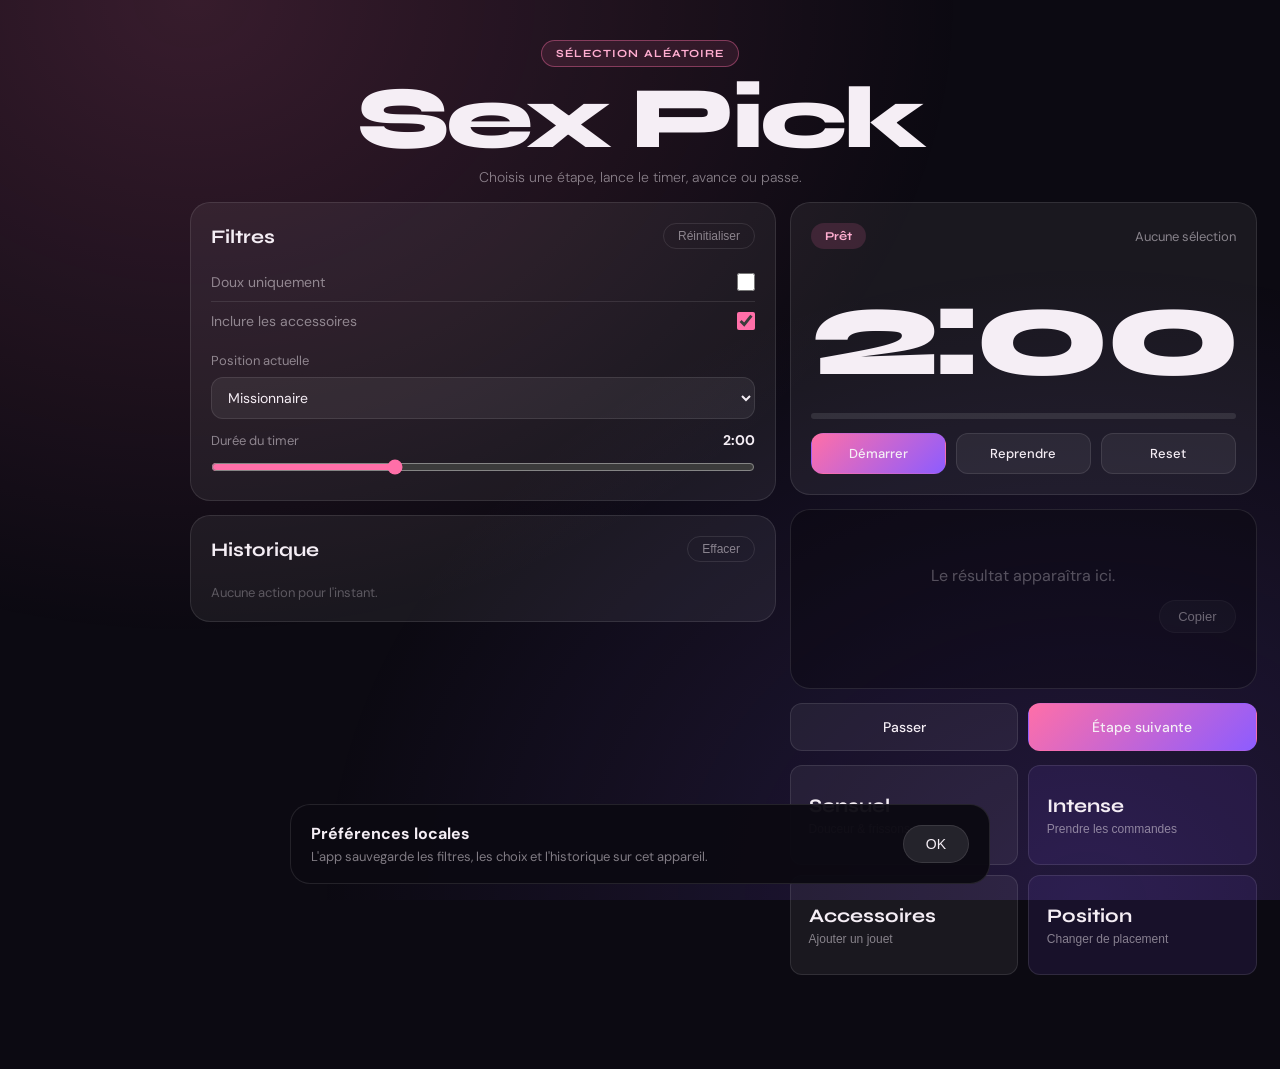
<file: Index.html>
<!DOCTYPE html>
<html lang="fr">
<head>
<meta charset="UTF-8">
<meta name="viewport" content="width=device-width, initial-scale=1.0">
<title>Sex Pick</title>
<link href="https://fonts.googleapis.com/css2?family=Syne:wght@400;700;800&family=DM+Sans:wght@300;400;500&display=swap" rel="stylesheet">
<style>
*,*::before,*::after{box-sizing:border-box;margin:0;padding:0}
:root{
  --bg:#0c0a12;
  --surface:rgba(255,255,255,0.06);
  --surface-strong:rgba(255,255,255,0.1);
  --border:rgba(255,255,255,0.1);
  --border-hover:rgba(255,111,168,0.5);
  --text:#f5eef5;
  --muted:rgba(245,238,245,0.5);
  --hint:rgba(245,238,245,0.3);
  --rose:#ff6fa8;
  --rose-dim:rgba(255,111,168,0.15);
  --purple:#8d5cff;
  --purple-dim:rgba(141,92,255,0.15);
  --success:#5effa0;
  --r:20px;
  --r-sm:12px;
}
html{scroll-behavior:smooth}
body{
  font-family:'DM Sans',sans-serif;
  background:var(--bg);
  color:var(--text);
  min-height:100vh;
  padding:1rem 1rem 5rem;
}
body::before{
  content:'';
  position:fixed;
  inset:0;
  background:
    radial-gradient(ellipse at 15% 0%,rgba(255,111,168,0.18) 0%,transparent 50%),
    radial-gradient(ellipse at 85% 100%,rgba(141,92,255,0.18) 0%,transparent 50%);
  pointer-events:none;
  z-index:0;
}
.wrap{position:relative;z-index:1;max-width:900px;margin:0 auto}

/* HEADER */
.app-header{padding:1.5rem 0 1rem;text-align:center}
.tag{
  display:inline-block;padding:6px 14px;border-radius:999px;
  border:1px solid rgba(255,111,168,0.4);
  background:rgba(255,111,168,0.1);
  color:#ffadd0;font-family:'Syne',sans-serif;
  font-size:11px;font-weight:700;letter-spacing:.1em;text-transform:uppercase;
  margin-bottom:12px;
}
h1{
  font-family:'Syne',sans-serif;
  font-size:clamp(3rem,12vw,5.5rem);
  font-weight:800;line-height:.9;letter-spacing:-.04em;
}
.app-header p{font-size:14px;color:var(--muted);margin-top:10px;font-weight:300}

/* GRID LAYOUT */
.app{display:grid;gap:14px}
@media(min-width:800px){
  .app{grid-template-columns:1fr 300px;align-items:start}
  .side-panel{grid-row:1/3}
}

/* CARDS */
.card{
  border:1px solid var(--border);border-radius:var(--r);
  background:var(--surface);padding:1.25rem;
}

/* TIMER */
.timer-topline{display:flex;justify-content:space-between;align-items:center;margin-bottom:12px}
.status-badge{
  padding:6px 14px;border-radius:999px;
  background:var(--rose-dim);color:#ffadd0;
  font-family:'Syne',sans-serif;font-size:12px;font-weight:700;
}
#currentCategory{font-size:13px;color:var(--muted)}
.timer{
  font-family:'Syne',sans-serif;
  font-size:clamp(5rem,20vw,8rem);
  font-weight:800;line-height:1;letter-spacing:-.04em;
  text-align:center;padding:.5rem 0;
}
.progress-track{height:6px;border-radius:999px;background:rgba(255,255,255,0.1);overflow:hidden;margin-top:8px}

.timer-actions{display:grid;grid-template-columns:1fr 1fr 1fr;gap:10px;margin-top:14px}
.btn,.choice-card,.copy-btn,.panel-title button,.cookie-banner button{touch-action:manipulation;-webkit-tap-highlight-color:rgba(255,111,168,.25)}
.btn.small{padding:11px 12px;font-size:13px}
.status-error{margin-top:10px;color:#ffadd0;font-size:13px;line-height:1.4}
.progress-bar{height:100%;border-radius:999px;background:linear-gradient(90deg,var(--rose),var(--purple));width:0%;transition:width 250ms linear}

/* RESULT */
.result-card{
  min-height:180px;display:flex;flex-direction:column;justify-content:center;
  border:1px solid var(--border);border-radius:var(--r);
  background:rgba(0,0,0,0.25);padding:1.25rem;
}
.result-card.empty{align-items:center;text-align:center;color:var(--hint)}
.result-category{font-size:11px;font-weight:700;letter-spacing:.08em;text-transform:uppercase;color:var(--muted)}
#resultContent h2{
  font-family:'Syne',sans-serif;
  font-size:clamp(1.8rem,6vw,3rem);
  font-weight:800;line-height:1.05;letter-spacing:-.02em;
  margin-top:8px;
}
.role-line{
  display:inline-flex;margin-top:12px;padding:7px 14px;
  border:1px solid var(--border);border-radius:999px;
  background:var(--surface);font-size:13px;font-weight:500;
}
.action-line{margin-top:10px;font-size:15px;font-weight:500;line-height:1.5}
.copy-btn{
  align-self:flex-end;margin-top:14px;
  padding:8px 18px;border-radius:999px;border:1px solid var(--border);
  background:var(--surface);color:var(--text);font-size:13px;font-weight:500;cursor:pointer;
  transition:all .15s;
}
.copy-btn:hover:not(:disabled){background:var(--surface-strong)}
.copy-btn.copied{color:var(--success);border-color:rgba(94,255,160,.4);background:rgba(94,255,160,.1)}
.copy-btn:disabled{opacity:.4;cursor:not-allowed}

/* ACTIONS */
.feedback-actions{display:grid;grid-template-columns:1fr 1fr;gap:10px}
.btn{
  padding:14px 16px;border-radius:var(--r-sm);border:1px solid var(--border);
  background:var(--surface);color:var(--text);font-family:'DM Sans',sans-serif;
  font-size:14px;font-weight:500;cursor:pointer;transition:all .15s;
}
.btn:hover{background:var(--surface-strong);border-color:var(--border-hover)}
.btn:active{transform:scale(.97)}
.btn.primary{background:linear-gradient(135deg,var(--rose),var(--purple));border-color:transparent}
.btn.primary:hover{opacity:.9}

/* CHOICE GRID */
.choice-grid{display:grid;grid-template-columns:1fr 1fr;gap:10px}
.choice-card{
  min-height:100px;padding:1rem 1.1rem;border-radius:var(--r-sm);
  border:1px solid var(--border);background:var(--surface);
  text-align:left;color:var(--text);cursor:pointer;transition:all .15s;
}
.choice-card:hover,.choice-card.selected{border-color:var(--border-hover);background:var(--rose-dim)}
.choice-card.adv{background:rgba(141,92,255,.1)}
.choice-card.adv:hover,.choice-card.adv.selected{background:var(--purple-dim);border-color:rgba(141,92,255,.5)}
.choice-card strong{display:block;font-family:'Syne',sans-serif;font-size:1.2rem;font-weight:700;line-height:1.1}
.choice-card span{display:block;margin-top:6px;font-size:12px;color:var(--muted);font-weight:400}

/* SIDE PANEL */
.side-panel{display:grid;gap:14px}
.panel-title{display:flex;justify-content:space-between;align-items:center;margin-bottom:14px}
.panel-title h2{font-family:'Syne',sans-serif;font-size:1.2rem;font-weight:700}
.panel-title button{
  padding:5px 14px;border-radius:999px;border:1px solid var(--border);
  background:transparent;color:var(--muted);font-size:12px;font-weight:500;cursor:pointer;
}
.panel-title button:hover{background:var(--surface);color:var(--text)}
.filter-line{
  display:flex;justify-content:space-between;align-items:center;
  padding:10px 0;border-bottom:1px solid var(--border);
  font-size:14px;font-weight:400;color:var(--muted);
}
.filter-line:last-of-type{border-bottom:none}
.filter-line input[type=checkbox]{width:18px;height:18px;accent-color:var(--rose);cursor:pointer}
.select-line{display:grid;gap:8px;margin:12px 0;font-size:13px;color:var(--muted)}
.select-line select{
  width:100%;padding:10px 12px;border-radius:var(--r-sm);
  border:1px solid var(--border);background:var(--surface);color:var(--text);font-family:inherit;font-size:14px;
}
.timer-control{margin-top:12px}
.timer-control-top{display:flex;justify-content:space-between;align-items:center;margin-bottom:10px;font-size:13px;color:var(--muted)}
.timer-control-top strong{color:var(--text);font-size:14px}
.timer-control input[type=range]{width:100%;accent-color:var(--rose)}

/* HISTORY */
.history-empty{font-size:13px;color:var(--hint);margin-top:8px}
.history-list{display:grid;gap:8px;margin-top:10px}
.history-item{
  padding:10px 14px;border-radius:var(--r-sm);border:1px solid var(--border);
  background:var(--surface);
}
.history-item strong{display:block;font-size:13px;font-weight:500}
.history-item span{display:block;font-size:12px;color:var(--muted);margin-top:2px}

/* MODAL */
.modal{position:fixed;inset:0;z-index:50;display:grid;place-items:center;padding:1rem}
.modal[hidden]{display:none}
.modal-backdrop{position:absolute;inset:0;background:rgba(0,0,0,.65);backdrop-filter:blur(6px)}
.modal-card{
  position:relative;z-index:1;width:min(460px,100%);
  border:1px solid var(--border);border-radius:var(--r);
  padding:1.5rem;background:#160f20;
}
.modal-card h2{font-family:'Syne',sans-serif;font-size:1.4rem;font-weight:700;margin-bottom:10px}
.modal-card p{font-size:14px;color:var(--muted);line-height:1.6}
.modal-actions{display:grid;grid-template-columns:1fr 1fr;gap:10px;margin-top:18px}

/* COOKIE */
.cookie-banner{
  position:fixed;bottom:16px;left:50%;transform:translateX(-50%);
  width:min(700px,calc(100% - 32px));z-index:40;
  display:flex;flex-wrap:wrap;gap:14px;align-items:center;justify-content:space-between;
  padding:18px 20px;border:1px solid var(--border);border-radius:var(--r);
  background:rgba(12,10,18,.96);
}
.cookie-banner[hidden]{display:none}
.cookie-banner p{font-size:13px;color:var(--muted);margin-top:4px}
.cookie-banner button{
  padding:10px 22px;border-radius:999px;border:1px solid var(--border);
  background:var(--surface-strong);color:var(--text);font-size:14px;font-weight:500;cursor:pointer;
  white-space:nowrap;
}
</style>
</head>
<body>
<div class="wrap">
  <header class="app-header">
    <div class="tag">Sélection aléatoire</div>
    <h1>Sex Pick</h1>
    <p>Choisis une étape, lance le timer, avance ou passe.</p>
  </header>

  <main class="app">
    <section style="display:grid;gap:14px">

      <div class="card">
        <div class="timer-topline">
          <span id="statusBadge" class="status-badge">Prêt</span>
          <span id="currentCategory" class="muted">Aucune sélection</span>
        </div>
        <div id="timer" class="timer" aria-live="polite">2:00</div>
        <div class="progress-track"><div id="progressBar" class="progress-bar"></div></div>
        <div class="timer-actions">
          <button id="startTimerButton" class="btn primary small" type="button">Démarrer</button>
          <button id="pauseTimerButton" class="btn small" type="button">Pause</button>
          <button id="resetTimerButton" class="btn small" type="button">Reset</button>
        </div>
        <p id="runtimeError" class="status-error" hidden></p>
      </div>

      <div id="result" class="result-card empty">
        <div id="resultContent"><p>Le résultat apparaîtra ici.</p></div>
        <button id="copyButton" class="copy-btn" disabled>Copier</button>
      </div>

      <div class="feedback-actions">
        <button id="passButton" class="btn" type="button">Passer</button>
        <button id="nextPhaseButton" class="btn primary" type="button">Étape suivante</button>
      </div>

      <div class="choice-grid">
        <button class="choice-card" data-category="classic" type="button">
          <strong>Sensuel</strong>
          <span>Douceur & frissons</span>
        </button>
        <button class="choice-card adv" data-category="advanced" type="button">
          <strong>Intense</strong>
          <span>Prendre les commandes</span>
        </button>
        <button class="choice-card" data-category="toy" type="button">
          <strong>Accessoires</strong>
          <span>Ajouter un jouet</span>
        </button>
        <button class="choice-card adv" data-category="position" type="button">
          <strong>Position</strong>
          <span>Changer de placement</span>
        </button>
      </div>
    </section>

    <aside class="side-panel">
      <div class="card">
        <div class="panel-title">
          <h2>Filtres</h2>
          <button id="resetPreferences" type="button">Réinitialiser</button>
        </div>
        <label class="filter-line">
          <span>Doux uniquement</span>
          <input id="softOnly" type="checkbox">
        </label>
        <label class="filter-line">
          <span>Inclure les accessoires</span>
          <input id="includeToys" type="checkbox" checked>
        </label>
        <div class="select-line">
          <span>Position actuelle</span>
          <select id="positionSelect"></select>
        </div>
        <div class="timer-control">
          <div class="timer-control-top">
            <span>Durée du timer</span>
            <strong id="timerDurationLabel">2:00</strong>
          </div>
          <input id="timerDuration" type="range" min="30" max="300" step="30" value="120">
        </div>
      </div>

      <div class="card">
        <div class="panel-title">
          <h2>Historique</h2>
          <button id="clearHistory" type="button">Effacer</button>
        </div>
        <div id="historyList" class="history-list"></div>
        <p class="history-empty" id="historyEmpty">Aucune action pour l'instant.</p>
      </div>
    </aside>
  </main>
</div>

<section id="confirmModal" class="modal" hidden>
  <div id="modalBackdrop" class="modal-backdrop"></div>
  <div class="modal-card" role="dialog" aria-modal="true">
    <h2>Changer d'étape ?</h2>
    <p>Le timer est en cours. Passer à <strong id="modalCategory">l'étape suivante</strong> sans remettre à zéro ?</p>
    <div class="modal-actions">
      <button id="cancelChange" class="btn" type="button">Annuler</button>
      <button id="confirmChange" class="btn primary" type="button">Confirmer</button>
    </div>
  </div>
</section>

<div id="cookieBanner" class="cookie-banner" hidden>
  <div>
    <strong>Préférences locales</strong>
    <p>L'app sauvegarde les filtres, les choix et l'historique sur cet appareil.</p>
  </div>
  <button id="acceptCookies" type="button">OK</button>
</div>

<audio id="audio" preload="auto">
  <source src="[data-uri]" type="audio/wav">
</audio>

<script>
(function(){
"use strict";

const POSITIONS = {
  missionnaire:{label:"Missionnaire",access:["front","upper","hands","close","stable","lying","face"]},
  levrette:{label:"Levrette",access:["rear","upper","hands","stable","lying"]},
  cavaliere:{label:"Cavalière",access:["front","upper","hands","stable","seated"]},
  cavaliere_inv:{label:"Cavalière inversée",access:["rear","hands","stable","seated"]},
  cuillere:{label:"Cuillère",access:["rear","upper","hands","close","stable","lying"]},
  lotus:{label:"Lotus",access:["front","upper","hands","close","seated","face"]},
  equerre:{label:"L'équerre",access:["front","lower","hands","stable","lying"]},
  bord_lit:{label:"Bord du lit",access:["front","upper","hands","stable","standing"]},
  debout_face:{label:"Debout, face à face",access:["front","upper","hands","close","standing","face"]},
  debout_dos:{label:"Debout, par derrière",access:["rear","upper","hands","close","standing"]}
};

const ACTIONS = [
  // ── SENSUEL (classic) ──────────────────────────────────────────────
  {phase:"classic",title:"Baisers dans le cou",actor:"Elle",target:"lui",action:"pose des baisers lents dans le creux du cou",requires:["upper","close"],intensity:"soft"},
  {phase:"classic",title:"Baisers dans le cou",actor:"Lui",target:"elle",action:"pose des baisers lents dans le creux du cou",requires:["upper","close"],intensity:"soft"},
  {phase:"classic",title:"Caresses dans le dos",actor:"Elle",target:"lui",action:"fait courir ses ongles doucement sur le dos",requires:["rear","upper"],intensity:"soft"},
  {phase:"classic",title:"Caresses dans le dos",actor:"Lui",target:"elle",action:"fait courir ses ongles doucement sur le dos",requires:["rear","upper"],intensity:"soft"},
  {phase:"classic",title:"Morsure légère",actor:"Elle",target:"lui",action:"mord doucement l'épaule ou le lobe de l'oreille",requires:["upper","close"],intensity:"soft"},
  {phase:"classic",title:"Morsure légère",actor:"Lui",target:"elle",action:"mord doucement l'épaule ou le lobe de l'oreille",requires:["upper","close"],intensity:"soft"},
  {phase:"classic",title:"Souffle dans l'oreille",actor:"Elle",target:"lui",action:"souffle chaud à l'oreille sans dire un mot",requires:["upper","close","face"],intensity:"soft"},
  {phase:"classic",title:"Souffle dans l'oreille",actor:"Lui",target:"elle",action:"souffle chaud à l'oreille sans dire un mot",requires:["upper","close","face"],intensity:"soft"},
  {phase:"classic",title:"Main dans les cheveux",actor:"Elle",target:"lui",action:"passe les doigts lentement dans ses cheveux",requires:["upper","hands"],intensity:"soft"},
  {phase:"classic",title:"Main dans les cheveux",actor:"Lui",target:"elle",action:"passe les doigts lentement dans ses cheveux",requires:["upper","hands"],intensity:"soft"},
  {phase:"classic",title:"Caresses des cuisses",actor:"Elle",target:"lui",action:"effleure l'intérieur des cuisses sans aller plus loin",requires:["hands","lower"],intensity:"soft"},
  {phase:"classic",title:"Caresses des cuisses",actor:"Lui",target:"elle",action:"effleure l'intérieur des cuisses sans aller plus loin",requires:["hands","lower"],intensity:"soft"},
  {phase:"classic",title:"Corps immobiles",actor:"Elle et lui",target:"ensemble",action:"restent parfaitement immobiles, juste collés, et respirent",requires:["close"],intensity:"soft"},
  {phase:"classic",title:"Baisers sur le ventre",actor:"Elle",target:"lui",action:"descend une ligne de baisers sur le ventre",requires:["hands","front","lying"],intensity:"soft"},
  {phase:"classic",title:"Baisers sur le ventre",actor:"Lui",target:"elle",action:"descend une ligne de baisers sur le ventre",requires:["hands","front","lying"],intensity:"soft"},
  {phase:"classic",title:"Regard soutenu",actor:"Elle et lui",target:"ensemble",action:"se regardent dans les yeux sans se détourner pendant 30 secondes",requires:["face"],intensity:"soft"},
  {phase:"classic",title:"Massage des fesses",actor:"Elle",target:"lui",action:"masse lentement les fesses avec les deux mains",requires:["rear","hands"],intensity:"soft"},
  {phase:"classic",title:"Massage des fesses",actor:"Lui",target:"elle",action:"masse lentement les fesses avec les deux mains",requires:["rear","hands"],intensity:"soft"},

  // ── INTENSE (advanced) ─────────────────────────────────────────────
  {phase:"advanced",title:"Rythme imposé",actor:"Elle",target:"lui",action:"impose un rythme lent et constant — il ne doit pas accélérer",requires:["close","stable"],intensity:"advanced"},
  {phase:"advanced",title:"Rythme imposé",actor:"Lui",target:"elle",action:"impose un rythme lent et constant — elle ne doit pas accélérer",requires:["close","stable"],intensity:"advanced"},
  {phase:"advanced",title:"Pause volontaire",actor:"Elle",target:"lui",action:"s'arrête net, attend 10 secondes, reprend comme si de rien n'était",requires:["close","controlled","stable"],intensity:"advanced"},
  {phase:"advanced",title:"Pause volontaire",actor:"Lui",target:"elle",action:"s'arrête net, attend 10 secondes, reprend comme si de rien n'était",requires:["close","controlled","stable"],intensity:"advanced"},
  {phase:"advanced",title:"Instructions à voix basse",actor:"Elle",target:"lui",action:"murmure exactement ce qu'elle veut qu'il fasse",requires:["upper","close","face"],intensity:"advanced"},
  {phase:"advanced",title:"Instructions à voix basse",actor:"Lui",target:"elle",action:"murmure exactement ce qu'il veut qu'elle fasse",requires:["upper","close","face"],intensity:"advanced"},
  {phase:"advanced",title:"Mains retenues",actor:"Elle",target:"lui",action:"retient doucement ses mains au-dessus de la tête",requires:["front","upper","lying","stable"],intensity:"advanced"},
  {phase:"advanced",title:"Mains retenues",actor:"Lui",target:"elle",action:"retient doucement ses mains au-dessus de la tête",requires:["front","upper","lying","stable"],intensity:"advanced"},
  {phase:"advanced",title:"Yeux fermés, se laisser guider",actor:"Elle",target:"lui",action:"ferme les yeux et le laisse tout décider pendant 1 minute",requires:["hands","controlled"],intensity:"advanced"},
  {phase:"advanced",title:"Yeux fermés, se laisser guider",actor:"Lui",target:"elle",action:"ferme les yeux et la laisse tout décider pendant 1 minute",requires:["hands","controlled"],intensity:"advanced"},
  {phase:"advanced",title:"Changement de rôle",actor:"Elle et lui",target:"ensemble",action:"échangent les rôles actif / passif instantanément",requires:["close","stable"],intensity:"advanced"},
  {phase:"advanced",title:"Accélération progressive",actor:"Elle et lui",target:"ensemble",action:"augmentent le rythme très progressivement, sans jamais reculer",requires:["close","stable"],intensity:"advanced"},
  {phase:"advanced",title:"Mordre la lèvre",actor:"Elle",target:"lui",action:"attrape sa lèvre inférieure entre ses dents, très doucement",requires:["face","close"],intensity:"advanced"},
  {phase:"advanced",title:"Mordre la lèvre",actor:"Lui",target:"elle",action:"attrape sa lèvre inférieure entre ses dents, très doucement",requires:["face","close"],intensity:"advanced"},
  {phase:"advanced",title:"Serrer plus fort",actor:"Elle et lui",target:"ensemble",action:"se serrent nettement plus fort — hanches, dos, épaules — sans autre changement",requires:["close"],intensity:"advanced"},

  // ── ACCESSOIRES (toy) ──────────────────────────────────────────────
  {phase:"toy",title:"Glaçon",actor:"Elle",target:"lui",action:"promène un glaçon lentement sur le torse, le ventre, le dos",requires:["hands","upper"],intensity:"advanced"},
  {phase:"toy",title:"Glaçon",actor:"Lui",target:"elle",action:"promène un glaçon lentement sur le torse, le ventre, le dos",requires:["hands","upper"],intensity:"advanced"},
  {phase:"toy",title:"Huile de massage",actor:"Elle",target:"lui",action:"réchauffe de l'huile dans ses mains et masse les épaules, le dos, les fesses",requires:["hands","rear","upper"],intensity:"soft"},
  {phase:"toy",title:"Huile de massage",actor:"Lui",target:"elle",action:"réchauffe de l'huile dans ses mains et masse les épaules, le dos, les fesses",requires:["hands","rear","upper"],intensity:"soft"},
  {phase:"toy",title:"Bandeau sur les yeux",actor:"Elle",target:"lui",action:"lui bande les yeux — à lui de deviner chaque geste",requires:["hands","controlled"],intensity:"advanced"},
  {phase:"toy",title:"Bandeau sur les yeux",actor:"Lui",target:"elle",action:"lui bande les yeux — à elle de deviner chaque geste",requires:["hands","controlled"],intensity:"advanced"},
  {phase:"toy",title:"Vibromasseur",actor:"Elle",target:"lui",action:"introduit progressivement un vibromasseur, en commençant par le minimum",requires:["hands","stable","controlled"],intensity:"advanced"},
  {phase:"toy",title:"Vibromasseur",actor:"Lui",target:"elle",action:"introduit progressivement un vibromasseur, en commençant par le minimum",requires:["hands","stable","controlled"],intensity:"advanced"},
  {phase:"toy",title:"Attacher les poignets",actor:"Elle",target:"lui",action:"attache doucement ses poignets avec une écharpe — il reste immobile",requires:["front","upper","lying","stable"],intensity:"advanced"},
  {phase:"toy",title:"Attacher les poignets",actor:"Lui",target:"elle",action:"attache doucement ses poignets avec une écharpe — elle reste immobile",requires:["front","upper","lying","stable"],intensity:"advanced"},
  {phase:"toy",title:"Plume ou effleurage",actor:"Elle",target:"lui",action:"fait courir une plume (ou ses cheveux) sur toute la peau exposée",requires:["hands","upper"],intensity:"soft"},
  {phase:"toy",title:"Plume ou effleurage",actor:"Lui",target:"elle",action:"fait courir une plume (ou ses cheveux) sur toute la peau exposée",requires:["hands","upper"],intensity:"soft"},

  // ── POSITIONS ──────────────────────────────────────────────────────
  {phase:"position",title:"Missionnaire",actor:"Elle et lui",target:"ensemble",action:"passent en missionnaire — corps à corps, face à face",requires:["front","stable"],positionKey:"missionnaire",intensity:"soft"},
  {phase:"position",title:"Levrette",actor:"Elle et lui",target:"ensemble",action:"passent en levrette — elle à quatre pattes, lui derrière",requires:["rear","stable"],positionKey:"levrette",intensity:"soft"},
  {phase:"position",title:"Cavalière",actor:"Elle",target:"lui",action:"prend les commandes en cavalière — elle au-dessus, contrôle total",requires:["front","stable"],positionKey:"cavaliere",intensity:"soft"},
  {phase:"position",title:"Cavalière inversée",actor:"Elle",target:"lui",action:"passe en cavalière inversée — elle tourne le dos, lui profite du spectacle",requires:["rear","stable"],positionKey:"cavaliere_inv",intensity:"advanced"},
  {phase:"position",title:"Cuillère",actor:"Elle et lui",target:"ensemble",action:"se placent en cuillère — allongés, lui derrière, corps collés",requires:["rear","stable"],positionKey:"cuillere",intensity:"soft"},
  {phase:"position",title:"Lotus",actor:"Elle et lui",target:"ensemble",action:"passent en lotus — assis face à face, entrelacés, regard dans les yeux",requires:["front","face"],positionKey:"lotus",intensity:"soft"},
  {phase:"position",title:"L'équerre",actor:"Elle et lui",target:"ensemble",action:"passent en équerre — elle allongée au bord du lit, lui debout ou à genoux",requires:["front","stable"],positionKey:"equerre",intensity:"advanced"},
  {phase:"position",title:"Bord du lit",actor:"Elle et lui",target:"ensemble",action:"se positionnent au bord du lit — elle allongée, lui debout face à elle",requires:["front","standing"],positionKey:"bord_lit",intensity:"soft"},
  {phase:"position",title:"Debout, face à face",actor:"Elle et lui",target:"ensemble",action:"se lèvent et se font face, debout — la suite se joue dans cette position",requires:["front","standing"],positionKey:"debout_face",intensity:"soft"},
  {phase:"position",title:"Debout, par derrière",actor:"Elle et lui",target:"ensemble",action:"passent debout par derrière — elle s'appuie sur le mur ou le lit",requires:["rear","standing"],positionKey:"debout_dos",intensity:"advanced"}
];

window.SEXPICK_DATA = {positions:POSITIONS, actions:ACTIONS};
})();
</script>

<script>
(function(){
"use strict";
var STORAGE={consent:"sp.consent",history:"sp.history",passes:"sp.passes",timer:"sp.timer",pos:"sp.pos"};
var FLOW=["classic","advanced","toy","position"];
var state={category:null,currentPick:null,posKey:"missionnaire",isRunning:false,duration:120,remaining:120,timerId:null,history:[],passes:[],lastIds:[],pendingCat:null,copyText:""};

function $(id){return document.getElementById(id);}
function D(){return window.SEXPICK_DATA || null;}
function txt(el,v){if(el){el.textContent=v;}}
function lsGet(k,fb){try{var v=window.localStorage.getItem(k);return v===null||v===undefined?fb:v;}catch(e){return fb;}}
function lsSet(k,v){try{window.localStorage.setItem(k,v);return true;}catch(e){return false;}}
function loadJ(k,fb){try{var v=lsGet(k,null);return v?JSON.parse(v):fb;}catch(e){return fb;}}
function saveJ(k,v){lsSet(k,JSON.stringify(v));}
function consent(){return lsGet(STORAGE.consent,"")==="yes";}
function saveIf(k,v){if(consent()){saveJ(k,v);}}
function fmtTime(s){s=Math.max(0,Number(s)||0);return Math.floor(s/60)+":"+String(s%60).padStart(2,"0");}
function catLabel(c){return{classic:"Sensuel",advanced:"Intense",toy:"Accessoires",position:"Position"}[c]||"Sélection";}
function escapeHtml(v){return String(v).replace(/[&<>"]/g,function(ch){return {"&":"&amp;","<":"&lt;",">":"&gt;","\"":"&quot;"}[ch];});}

function currentPos(){var d=D();return d && d.positions ? d.positions[state.posKey] : null;}
function compatible(a,p){
  if(!p || !Array.isArray(a.requires)){return true;}
  return a.requires.every(function(r){return p.access.indexOf(r)!==-1;});
}
function fmtAction(it){return it.actor==="Elle et lui"?it.action:it.actor+" "+it.action;}
function setCopyEnabled(e){var b=$("copyButton");if(b){b.disabled=!e;}}

function renderTimer(){
  txt($("timer"),fmtTime(state.remaining));
  var pb=$("progressBar");
  if(pb){
    var p=state.duration>0?(state.duration-state.remaining)/state.duration*100:0;
    pb.style.width=Math.max(0,Math.min(100,p))+"%";
  }
}


function updateTimerButtons(){
  var start=$("startTimerButton"), pause=$("pauseTimerButton"), reset=$("resetTimerButton");
  if(start){start.textContent=state.isRunning?"Nouveau":"Démarrer";}
  if(pause){pause.textContent=state.isRunning?"Pause":"Reprendre"; pause.disabled=!state.category && !state.currentPick;}
  if(reset){reset.disabled=false;}
}

function showRuntimeError(message){
  var el=$("runtimeError");
  if(el){el.hidden=false; el.textContent=message;}
}

function hideRuntimeError(){
  var el=$("runtimeError");
  if(el){el.hidden=true; el.textContent="";}
}

function ensureDefaultPick(){
  if(!state.category){
    state.category="classic";
    renderCat(state.category);
  }
  if(!state.currentPick){
    return pickItem(state.category);
  }
  return state.currentPick;
}

function startTimerOnly(){
  hideRuntimeError();
  if(!ensureDefaultPick()){return;}
  if(state.remaining<=0){state.remaining=state.duration;}
  clearInterval(state.timerId);
  state.isRunning=true;
  txt($("statusBadge"),"En cours");
  state.timerId=setInterval(tick,1000);
  renderTimer();
  updateTimerButtons();
}

function pauseTimer(){
  if(state.isRunning){
    clearInterval(state.timerId);
    state.timerId=null;
    state.isRunning=false;
    txt($("statusBadge"),"Pause");
  }else{
    startTimerOnly();
    return;
  }
  updateTimerButtons();
}

function resetTimer(){
  clearInterval(state.timerId);
  state.timerId=null;
  state.isRunning=false;
  state.remaining=state.duration;
  txt($("statusBadge"),"Prêt");
  renderTimer();
  updateTimerButtons();
}

function renderCat(c){
  var pos=currentPos();
  var label=c?catLabel(c)+" · "+(pos?pos.label:"—"):"Aucune sélection";
  txt($("currentCategory"),label);
  var buttons=document.querySelectorAll("[data-category]");
  for(var i=0;i<buttons.length;i++){
    buttons[i].classList.toggle("selected",buttons[i].dataset.category===c);
  }
}

function renderPositionSelect(){
  var sel=$("positionSelect"),d=D();
  if(!sel || !d || !d.positions){return;}
  sel.innerHTML=Object.keys(d.positions).map(function(k){return '<option value="'+escapeHtml(k)+'">'+escapeHtml(d.positions[k].label)+'</option>';}).join("");
  if(d.positions[state.posKey]){sel.value=state.posKey;}else{state.posKey=sel.value || "missionnaire";}
  sel.addEventListener("change",function(){
    state.posKey=sel.value;
    if(consent()){lsSet(STORAGE.pos,state.posKey);}
    renderCat(state.category);
    if(state.currentPick){renderResult();}
  });
}

function renderResult(msg){
  var r=$("result"),c=$("resultContent");
  if(!r || !c){return;}
  if(!state.currentPick){
    r.classList.add("empty");
    c.innerHTML="<p>"+escapeHtml(msg||"Le résultat apparaîtra ici.")+"</p>";
    state.copyText="";setCopyEnabled(false);return;
  }
  var it=state.currentPick,pos=currentPos(),act=fmtAction(it);
  state.copyText=[catLabel(it.phase)+" · "+(pos?pos.label:""),it.title,it.actor+" → "+it.target,act+"."].join("\n");
  r.classList.remove("empty");
  c.innerHTML='\n    <span class="result-category">'+escapeHtml(catLabel(it.phase)+" · "+(pos?pos.label:""))+'</span>\n    <h2>'+escapeHtml(it.title)+'</h2>\n    <div class="role-line">'+escapeHtml(it.actor+" → "+it.target)+'</div>\n    <p class="action-line">'+escapeHtml(act)+'.</p>';
  setCopyEnabled(true);
}

function renderHistory(){
  var hl=$("historyList"),he=$("historyEmpty");
  if(!hl){return;}
  if(!state.history.length){hl.innerHTML="";if(he){he.hidden=false;}return;}
  if(he){he.hidden=true;}
  hl.innerHTML=state.history.slice(0,6).map(function(it){return '\n    <article class="history-item">\n      <strong>'+escapeHtml(catLabel(it.phase))+'</strong>\n      <span>'+escapeHtml(it.title)+'</span>\n    </article>';}).join("");
}

function getItems(cat){
  var d=D();
  if(!d || !d.actions){renderResult("Données introuvables.");return[];}
  var softOnly=$("softOnly") && $("softOnly").checked;
  var inclToys=$("includeToys") ? $("includeToys").checked : true;
  var pos=currentPos();
  var phases=["classic","advanced","toy","position"].filter(function(p){return inclToys || p!=="toy";});
  var cats=cat==="surprise"?phases:[cat];
  var items=d.actions
    .filter(function(a){return cats.indexOf(a.phase)!==-1;})
    .filter(function(a){return inclToys || a.phase!=="toy";})
    .filter(function(a){return compatible(a,pos);})
    .map(function(a,i){var o={id:a.phase+"-"+i+"-"+a.title,category:a.phase};Object.keys(a).forEach(function(k){o[k]=a[k];});return o;});
  if(softOnly){items=items.filter(function(a){return a.intensity==="soft";});}
  var passed={};
  state.passes.forEach(function(p){passed[p.title]=true;});
  items=items.filter(function(a){return !passed[a.title];});
  var nonRep=items.filter(function(a){return state.lastIds.indexOf(a.id)===-1;});
  return nonRep.length?nonRep:items;
}

function pickItem(cat){
  var items=getItems(cat);
  if(!items.length){state.currentPick=null;renderResult("Aucun choix compatible.");return null;}
  var sel=items[Math.floor(Math.random()*items.length)];
  state.currentPick=sel;
  if(sel.positionKey){
    state.posKey=sel.positionKey;
    var s=$("positionSelect");if(s){s.value=sel.positionKey;}
    if(consent()){lsSet(STORAGE.pos,state.posKey);}
  }
  state.lastIds=[sel.id].concat(state.lastIds).slice(0,8);
  state.history=[{phase:sel.phase,title:sel.title}].concat(state.history).slice(0,10);
  saveIf(STORAGE.history,state.history);
  renderResult();renderHistory();renderCat(cat);
  return sel;
}

function startPhase(cat,resetTimer){
  state.category=cat;renderCat(cat);
  var sel=pickItem(cat);if(!sel){return;}
  if(!state.isRunning || resetTimer){state.remaining=state.duration;}
  if(!state.isRunning){
    state.isRunning=true;txt($("statusBadge"),"En cours");
    clearInterval(state.timerId);state.timerId=setInterval(tick,1000);
  }
  renderTimer();
  updateTimerButtons();
}

function tick(){state.remaining=Math.max(0,state.remaining-1);renderTimer();if(state.remaining<=0){finishTimer();}}
function finishTimer(){
  clearInterval(state.timerId);state.timerId=null;
  state.remaining=0;state.isRunning=false;txt($("statusBadge"),"Terminé");renderTimer();
  updateTimerButtons();
  var a=$("audio");if(a && a.play){a.play().catch(function(){});}
}

function passCurrent(){
  if(!state.category){return;}
  if(state.currentPick){state.passes=[state.currentPick].concat(state.passes).slice(0,30);saveIf(STORAGE.passes,state.passes);}
  txt($("statusBadge"),"Passé");pickItem(state.category);
}

function nextPhase(){
  if(!state.category){startPhase("classic",true);return;}
  var idx=FLOW.indexOf(state.category);
  var next=FLOW[idx+1]||FLOW[0];
  if(state.isRunning){openModal(next);return;}
  startPhase(next,true);
}

function openModal(cat){
  state.pendingCat=cat;txt($("modalCategory"),catLabel(cat));
  var m=$("confirmModal");if(m){m.hidden=false;}
}
function closeModal(){state.pendingCat=null;var m=$("confirmModal");if(m){m.hidden=true;}}
function confirmChange(){
  if(!state.pendingCat){return;}var c=state.pendingCat;closeModal();startPhase(c,false);txt($("statusBadge"),"Changé");
}

function copyResult(){
  if(!state.copyText){return;}
  var b=$("copyButton");
  var done=function(ok){
    if(!b){return;}
    b.textContent=ok?"Copié ✓":"Erreur";
    if(ok){b.classList.add("copied");}
    setTimeout(function(){b.textContent="Copier";b.classList.remove("copied");},1400);
  };
  if(navigator.clipboard && window.isSecureContext){
    navigator.clipboard.writeText(state.copyText).then(function(){done(true);}).catch(function(){done(false);});
  }else{
    try{
      var t=document.createElement("textarea");
      t.value=state.copyText;t.style.cssText="position:fixed;left:-9999px";
      document.body.appendChild(t);t.focus();t.select();
      var ok=document.execCommand("copy");t.remove();done(ok);
    }catch(e){done(false);}
  }
}

function initConsent(){
  var banner=$("cookieBanner"),accept=$("acceptCookies");if(!banner || !accept){return;}
  banner.hidden=consent();
  accept.addEventListener("click",function(){
    lsSet(STORAGE.consent,"yes");banner.hidden=true;
    saveJ(STORAGE.history,state.history);saveJ(STORAGE.passes,state.passes);
    saveJ(STORAGE.timer,state.duration);lsSet(STORAGE.pos,state.posKey);
  });
}

function initTimerSlider(){
  var sl=$("timerDuration"),lb=$("timerDurationLabel");if(!sl){return;}
  var saved=Number(lsGet(STORAGE.timer,""));
  state.duration=Number.isFinite(saved)&&saved>0?saved:120;
  state.remaining=state.duration;sl.value=String(state.duration);
  txt(lb,fmtTime(state.duration));renderTimer();updateTimerButtons();
  sl.addEventListener("input",function(){
    state.duration=Number(sl.value);state.remaining=state.duration;
    txt(lb,fmtTime(state.duration));renderTimer();updateTimerButtons();
    if(consent()){lsSet(STORAGE.timer,String(state.duration));}
  });
}

function init(){
  state.history=loadJ(STORAGE.history,[]);
  state.passes=loadJ(STORAGE.passes,[]);
  state.posKey=lsGet(STORAGE.pos,"missionnaire") || "missionnaire";
  renderPositionSelect();renderHistory();renderResult();renderCat(null);txt($("statusBadge"),"Prêt");
  initTimerSlider();initConsent();

  var catButtons=document.querySelectorAll("[data-category]");
  for(var i=0;i<catButtons.length;i++){
    catButtons[i].addEventListener("click",function(){
      var c=this.dataset.category;
      if(state.isRunning){openModal(c);return;}
      startPhase(c,true);
    });
  }

  var el;
  el=$("startTimerButton");if(el){el.addEventListener("click",startTimerOnly);}
  el=$("pauseTimerButton");if(el){el.addEventListener("click",pauseTimer);}
  el=$("resetTimerButton");if(el){el.addEventListener("click",resetTimer);}
  el=$("passButton");if(el){el.addEventListener("click",passCurrent);}
  el=$("nextPhaseButton");if(el){el.addEventListener("click",nextPhase);}
  el=$("clearHistory");if(el){el.addEventListener("click",function(){state.history=[];saveIf(STORAGE.history,state.history);renderHistory();});}
  el=$("resetPreferences");if(el){el.addEventListener("click",function(){
    state.passes=[];state.history=[];state.lastIds=[];state.currentPick=null;state.category=null;
    saveIf(STORAGE.passes,state.passes);saveIf(STORAGE.history,state.history);
    renderCat(null);renderHistory();renderResult();txt($("statusBadge"),"Prêt");
  });}
  el=$("copyButton");if(el){el.addEventListener("click",copyResult);}
  el=$("confirmChange");if(el){el.addEventListener("click",confirmChange);}
  el=$("cancelChange");if(el){el.addEventListener("click",closeModal);}
  el=$("modalBackdrop");if(el){el.addEventListener("click",closeModal);}

  var he=$("historyEmpty");if(he){he.hidden=state.history.length>0;}
  updateTimerButtons();
}

function safeInit(){
  try{init();}
  catch(e){showRuntimeError("Erreur JavaScript: "+(e && e.message ? e.message : e));}
}
if(document.readyState==="loading"){
  document.addEventListener("DOMContentLoaded",safeInit);
}else{
  safeInit();
}
window.addEventListener("error",function(e){showRuntimeError("Erreur JavaScript: "+(e && e.message ? e.message : "inconnue"));});
})();

</script>
</body>
</html>
</file>
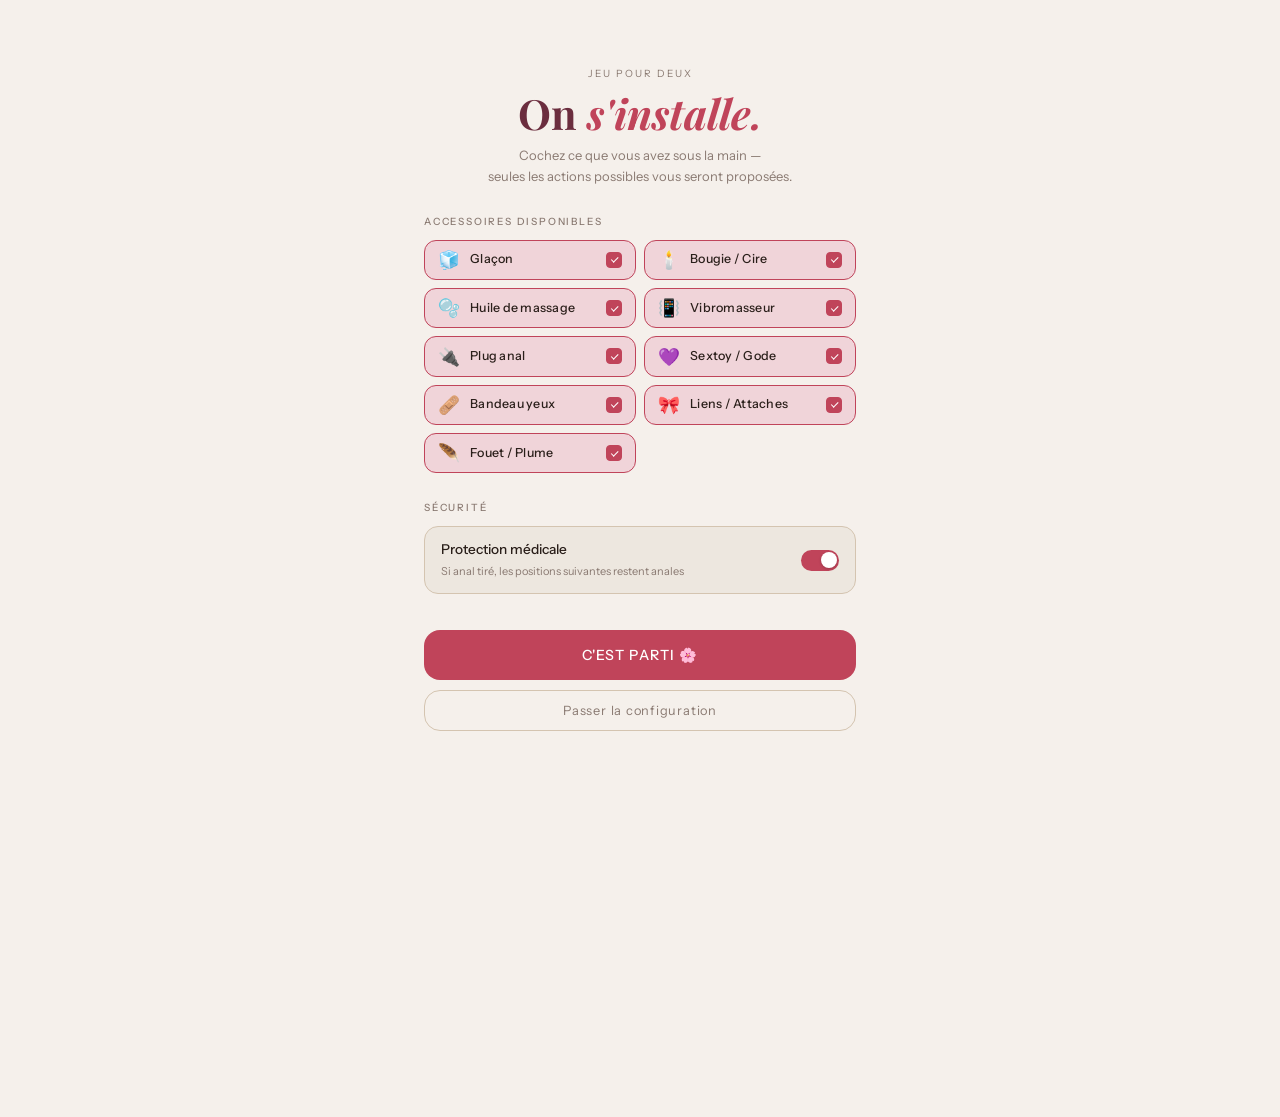
<file: index.html>
<!DOCTYPE html>
<html lang="fr">
<head>
<meta charset="UTF-8">
<meta name="viewport" content="width=device-width, initial-scale=1.0">
<title>Pick</title>
<link rel="preconnect" href="https://fonts.googleapis.com">
<link href="https://fonts.googleapis.com/css2?family=Playfair+Display:ital,wght@0,400;0,700;1,400&family=Instrument+Sans:wght@300;400;500&display=swap" rel="stylesheet">
<style>
/* ── RESET & VARS ─────────────────────────────────────────────── */
*,*::before,*::after{box-sizing:border-box;margin:0;padding:0}
:root{
  --paper:#f5f0eb; --cream:#ede7df; --rose:#c0445a;
  --rose-pale:#f0d4d9; --blush:#e8b4bc; --plum:#6b2d3e;
  --sand:#d4c4b0; --muted:#8a7a72; --text:#2a1f1a;
  --ease-out-back: cubic-bezier(.34,1.56,.64,1);
}
html,body{height:100%;overflow-x:hidden}
body{font-family:'Instrument Sans',sans-serif;background:var(--paper);color:var(--text);min-height:100vh;display:flex;flex-direction:column;}
body::before{content:'';position:fixed;inset:0;pointer-events:none;z-index:0;background-image:url("data:image/svg+xml,%3Csvg viewBox='0 0 256 256' xmlns='http://www.w3.org/2000/svg'%3E%3Cfilter id='n'%3E%3CfeTurbulence type='fractalNoise' baseFrequency='0.9' numOctaves='4' stitchTiles='stitch'/%3E%3C/filter%3E%3Crect width='100%25' height='100%25' filter='url(%23n)' opacity='0.035'/%3E%3C/svg%3E");opacity:.7;}

/* ── LAYOUT ── */
.page{position:relative;z-index:1;width:min(100%,480px);margin:0 auto;padding:clamp(1.5rem,5vw,2.5rem) clamp(1rem,4vw,1.5rem) 3rem;display:flex;flex-direction:column;gap:1.75rem;flex:1;}

/* ── HEADER ── */
header{text-align:center;padding-top:.5rem}
.eyebrow{font-size:10px;letter-spacing:.2em;text-transform:uppercase;color:var(--muted);margin-bottom:.6rem}
h1{font-family:'Playfair Display',serif;font-size:clamp(2.8rem,10vw,4rem);font-weight:400;line-height:.95;color:var(--plum);letter-spacing:-.02em;}
h1 em{font-style:italic;color:var(--rose)}
.tagline{margin-top:.6rem;font-size:13px;color:var(--muted);font-weight:300;letter-spacing:.04em}

/* ── STAGE INDICATOR ── */
.stages{display:flex;align-items:center;justify-content:center;}
.stage-dot{display:flex;flex-direction:column;align-items:center;gap:5px;flex:1;max-width:110px;opacity:.3;transition:opacity .3s;}
.stage-dot.active{opacity:1}.stage-dot.done{opacity:.55}
.dot-ring{width:30px;height:30px;border-radius:50%;border:1.5px solid var(--sand);background:transparent;display:flex;align-items:center;justify-content:center;font-size:13px;transition:all .3s;}
.stage-dot.active .dot-ring{border-color:var(--rose);background:var(--rose);color:#fff}
.stage-dot.done .dot-ring{border-color:var(--plum);background:var(--rose-pale);color:var(--plum)}
.dot-label{font-size:10px;letter-spacing:.08em;text-transform:uppercase;color:var(--muted);text-align:center}
.stage-dot.active .dot-label{color:var(--rose);font-weight:500}
.stage-line{flex:1;height:1px;background:var(--sand);max-width:28px;margin-bottom:15px}

/* ── TIMER ── */
.timer-block{background:var(--plum);border-radius:24px;padding:1.6rem 1.4rem 1.3rem;text-align:center;position:relative;overflow:hidden;}
.timer-block::before{content:'';position:absolute;top:-40px;right:-40px;width:130px;height:130px;border-radius:50%;background:rgba(255,255,255,.04)}
.timer-block::after{content:'';position:absolute;bottom:-25px;left:-15px;width:90px;height:90px;border-radius:50%;background:rgba(255,255,255,.03)}
#timerDisplay{font-family:'Playfair Display',serif;font-size:clamp(3.2rem,16vw,5rem);font-weight:700;line-height:1;color:#fff;letter-spacing:-.02em;position:relative;z-index:1;transition:color .3s;}
#timerDisplay.fin{color:var(--blush)}
.progress-wrap{margin:.9rem 0 .45rem;background:rgba(255,255,255,.12);border-radius:99px;height:3px;overflow:hidden;position:relative;z-index:1;}
#progressBar{height:100%;background:var(--blush);border-radius:99px;width:0%;transition:width .9s linear}
.timer-status{font-size:10px;letter-spacing:.14em;text-transform:uppercase;color:rgba(255,255,255,.45);position:relative;z-index:1;}
.timer-controls{display:flex;gap:8px;justify-content:center;margin-top:.9rem;position:relative;z-index:1;}
.btn-ghost{padding:5px 16px;border-radius:99px;border:1px solid rgba(255,255,255,.22);background:transparent;color:rgba(255,255,255,.65);font-family:'Instrument Sans',sans-serif;font-size:11px;letter-spacing:.07em;cursor:pointer;transition:all .15s;}
.btn-ghost:hover{background:rgba(255,255,255,.1);color:#fff;border-color:rgba(255,255,255,.45)}
.btn-ghost:disabled{opacity:.25;cursor:not-allowed}

/* ── RESULT CARD ── */
.result-card{background:var(--cream);border:1px solid var(--sand);border-radius:20px;padding:1.6rem;min-height:150px;display:flex;flex-direction:column;justify-content:center;gap:.65rem;position:relative;overflow:hidden;transition:box-shadow .3s;}
.result-card::before{content:'';position:absolute;top:0;left:0;right:0;height:3px;background:linear-gradient(90deg,var(--rose),var(--plum));opacity:0;transition:opacity .3s;}
.result-card.has-result::before{opacity:1}
.result-card.has-result{box-shadow:0 4px 24px rgba(107,45,62,.08)}
.result-empty{text-align:center;color:var(--muted);font-size:14px;font-style:italic;font-family:'Playfair Display',serif;letter-spacing:.03em;}
.result-meta{font-size:10px;letter-spacing:.16em;text-transform:uppercase;color:var(--rose);font-weight:500}
.result-actor{font-family:'Playfair Display',serif;font-size:1.55rem;font-weight:700;color:var(--plum);line-height:1;}
.result-body{font-size:.97rem;color:var(--text);line-height:1.55;font-weight:300}
.result-body strong{font-weight:500;color:var(--plum)}
.result-bonus{display:inline-flex;align-items:center;gap:5px;padding:4px 11px;border-radius:99px;background:var(--rose-pale);border:1px solid var(--blush);font-size:11px;color:var(--plum);font-weight:500;letter-spacing:.05em;align-self:flex-start;}
.result-type-badge{display:inline-flex;align-items:center;gap:5px;padding:4px 11px;border-radius:99px;background:var(--plum);color:#fff;font-size:10px;letter-spacing:.1em;text-transform:uppercase;font-weight:500;align-self:flex-start;}
.result-protection{display:flex;align-items:center;gap:6px;font-size:11px;color:var(--muted);margin-top:.2rem;padding-top:.65rem;border-top:1px solid var(--sand);}
.result-protection svg{flex-shrink:0;color:var(--rose)}
@keyframes fadeUp{from{opacity:0;transform:translateY(10px)}to{opacity:1;transform:translateY(0)}}
.result-card.has-result > *{animation:fadeUp .3s ease both}
.result-card.has-result > *:nth-child(2){animation-delay:.05s}
.result-card.has-result > *:nth-child(3){animation-delay:.1s}
.result-card.has-result > *:nth-child(4){animation-delay:.15s}
.result-card.has-result > *:nth-child(5){animation-delay:.2s}
/* FS open button */
.btn-fs-open{position:absolute;top:.85rem;right:.85rem;width:28px;height:28px;border-radius:50%;border:1px solid var(--sand);background:var(--paper);color:var(--muted);font-size:12px;cursor:pointer;display:flex;align-items:center;justify-content:center;transition:all .15s;opacity:0;pointer-events:none;}
.result-card.has-result .btn-fs-open{opacity:1;pointer-events:auto;}
.btn-fs-open:hover{border-color:var(--rose);color:var(--rose);background:var(--rose-pale);}

/* ── ACTION BUTTONS ── */
.action-row{display:grid;grid-template-columns:1fr 1fr;gap:10px}
.btn-main{padding:.95rem 1rem;border-radius:16px;border:1.5px solid var(--sand);background:var(--cream);font-family:'Instrument Sans',sans-serif;font-size:.78rem;font-weight:500;letter-spacing:.06em;text-transform:uppercase;cursor:pointer;transition:all .2s;display:flex;flex-direction:column;align-items:center;gap:5px;color:var(--text);position:relative;overflow:hidden;}
.btn-main:hover:not(:disabled){border-color:var(--blush);transform:translateY(-1px);box-shadow:0 4px 18px rgba(192,68,90,.1)}
.btn-main:active:not(:disabled){transform:translateY(0)}
.btn-main .icon{font-size:1.3rem;line-height:1}.btn-main .lbl{font-size:10px;letter-spacing:.13em}
.btn-main.primary{background:var(--rose);border-color:var(--rose);color:#fff;grid-column:1/-1;flex-direction:row;justify-content:center;padding:.8rem;font-size:.82rem;gap:8px;}
.btn-main.primary:hover:not(:disabled){background:var(--plum);border-color:var(--plum)}
.btn-main.danger{background:transparent;border-color:var(--sand);color:var(--muted);grid-column:1/-1;flex-direction:row;justify-content:center;padding:.7rem;font-size:.78rem;gap:6px;}
.btn-main.danger:hover:not(:disabled){border-color:var(--rose);color:var(--rose);background:var(--rose-pale)}
.btn-main:disabled{opacity:.35;cursor:not-allowed;transform:none!important;box-shadow:none!important}
/* Smooth hide/show without layout jump */
.btn-main.hidden{visibility:hidden;pointer-events:none;opacity:0;}

/* ── SETTINGS ── */
.settings-row{display:flex;align-items:center;justify-content:space-between;padding:.8rem 1rem;background:var(--cream);border:1px solid var(--sand);border-radius:14px;font-size:12px;color:var(--muted);letter-spacing:.03em;gap:1rem;}
.settings-row strong{color:var(--text);font-weight:500;display:block;margin-bottom:2px}
.toggle{position:relative;width:38px;height:21px;flex-shrink:0;cursor:pointer}
.toggle input{opacity:0;width:0;height:0;position:absolute}
.toggle-track{position:absolute;inset:0;background:var(--sand);border-radius:99px;transition:background .2s}
.toggle input:checked + .toggle-track{background:var(--rose)}
.toggle-thumb{position:absolute;top:2.5px;left:2.5px;width:16px;height:16px;border-radius:50%;background:#fff;transition:transform .2s;box-shadow:0 1px 3px rgba(0,0,0,.2);pointer-events:none;}
.toggle input:checked ~ .toggle-thumb{transform:translateX(17px)}

/* ── ACCESSORIES PANEL ── */
.acc-block{background:var(--cream);border:1px solid var(--sand);border-radius:18px;overflow:hidden;}
.acc-header{display:flex;align-items:center;justify-content:space-between;padding:.9rem 1.1rem;cursor:pointer;user-select:none;gap:.75rem;}
.acc-header-left{display:flex;align-items:center;gap:.6rem}
.acc-header-left strong{font-size:.85rem;font-weight:500;color:var(--text)}
.acc-count{font-size:10px;padding:2px 8px;border-radius:99px;background:var(--rose-pale);color:var(--plum);font-weight:600;letter-spacing:.04em;}
.acc-chevron{font-size:11px;color:var(--muted);transition:transform .25s;flex-shrink:0;}
.acc-block.open .acc-chevron{transform:rotate(180deg)}
.acc-list{display:none;padding:0 .9rem .9rem;grid-template-columns:1fr 1fr;gap:7px;}
.acc-list.visible{display:grid}
.acc-item{display:flex;align-items:center;gap:.6rem;padding:.55rem .75rem;border-radius:10px;border:1.5px solid var(--sand);background:var(--paper);cursor:pointer;transition:all .15s;}
.acc-item:hover{border-color:var(--blush);background:var(--rose-pale)}
.acc-item.active{border-color:var(--rose);background:var(--rose-pale)}
.acc-item.active .acc-check{background:var(--rose);border-color:var(--rose)}
.acc-item.active .acc-check::after{display:block}
.acc-emoji{font-size:1.1rem;line-height:1;flex-shrink:0}
.acc-name{font-size:.78rem;font-weight:500;color:var(--text);letter-spacing:.02em;line-height:1.2}
.acc-check{width:16px;height:16px;border-radius:4px;border:1.5px solid var(--sand);background:#fff;flex-shrink:0;margin-left:auto;display:flex;align-items:center;justify-content:center;transition:all .15s;}
.acc-check::after{content:'';display:none;width:4px;height:7px;border:1.5px solid #fff;border-top:none;border-left:none;transform:rotate(45deg) translateY(-1px);}

/* ── ONBOARDING SCREEN ── */
.onboard-overlay{position:fixed;inset:0;z-index:300;background:var(--paper);display:flex;flex-direction:column;overflow-y:auto;}
.onboard-overlay.hidden{display:none}
.onboard-inner{width:min(100%,480px);margin:0 auto;padding:clamp(2rem,6vw,3rem) clamp(1rem,4vw,1.5rem) 3rem;display:flex;flex-direction:column;gap:1.75rem;min-height:100%;}
.onboard-hero{text-align:center;padding-top:.5rem}
.onboard-hero .eyebrow{font-size:10px;letter-spacing:.2em;text-transform:uppercase;color:var(--muted);margin-bottom:.5rem}
.onboard-hero h2{font-family:'Playfair Display',serif;font-size:clamp(1.8rem,7vw,2.6rem);font-weight:700;color:var(--plum);line-height:1.1;}
.onboard-hero h2 em{font-style:italic;color:var(--rose)}
.onboard-hero p{margin-top:.6rem;font-size:13px;color:var(--muted);font-weight:300;line-height:1.6;}
.onboard-section{display:flex;flex-direction:column;gap:.75rem}
.onboard-section-title{font-size:10px;letter-spacing:.18em;text-transform:uppercase;color:var(--muted);font-weight:500;}
.onboard-acc-grid{display:grid;grid-template-columns:1fr 1fr;gap:8px}
.onboard-acc-item{display:flex;align-items:center;gap:.65rem;padding:.65rem .8rem;border-radius:12px;border:1.5px solid var(--sand);background:var(--cream);cursor:pointer;transition:all .15s;user-select:none;}
.onboard-acc-item:hover{border-color:var(--blush);background:var(--rose-pale)}
.onboard-acc-item.active{border-color:var(--rose);background:var(--rose-pale)}
.onboard-acc-item.active .acc-check{background:var(--rose);border-color:var(--rose)}
.onboard-acc-item.active .acc-check::after{display:block}
.onboard-btn-row{display:flex;flex-direction:column;gap:10px;margin-top:.5rem}
.btn-onboard-start{padding:1rem;border-radius:16px;background:var(--rose);border:none;color:#fff;font-family:'Instrument Sans',sans-serif;font-size:.88rem;font-weight:500;letter-spacing:.08em;text-transform:uppercase;cursor:pointer;transition:all .2s;}
.btn-onboard-start:hover{background:var(--plum)}
.btn-onboard-start:active{transform:scale(.98)}
.onboard-skip{background:transparent;border:1px solid var(--sand);border-radius:16px;padding:.75rem;color:var(--muted);font-family:'Instrument Sans',sans-serif;font-size:.8rem;cursor:pointer;letter-spacing:.06em;transition:all .15s;}
.onboard-skip:hover{border-color:var(--muted);color:var(--text)}
.onboard-protect-row{display:flex;align-items:center;justify-content:space-between;padding:.85rem 1rem;background:var(--cream);border:1px solid var(--sand);border-radius:14px;gap:1rem;}
.onboard-protect-row strong{font-size:.85rem;font-weight:500;color:var(--text);display:block;margin-bottom:2px}
.onboard-protect-row span{font-size:11px;color:var(--muted)}

/* ── MODAL ── */
.modal-backdrop{display:none;position:fixed;inset:0;z-index:100;background:rgba(26,17,24,.55);backdrop-filter:blur(4px);align-items:flex-end;justify-content:center;}
.modal-backdrop.open{display:flex}
.modal-sheet{background:var(--paper);border-radius:24px 24px 0 0;width:min(100%,480px);padding:1.5rem 1.5rem 2.5rem;border-top:1px solid var(--sand);animation:slideUp .28s cubic-bezier(.32,1,.48,1) both;}
@keyframes slideUp{from{transform:translateY(100%);opacity:0}to{transform:translateY(0);opacity:1}}
.modal-handle{width:36px;height:4px;background:var(--sand);border-radius:99px;margin:0 auto 1.25rem}
.modal-title{font-family:'Playfair Display',serif;font-size:1.35rem;color:var(--plum);margin-bottom:.4rem;font-weight:700;}
.modal-desc{font-size:13px;color:var(--muted);margin-bottom:1.4rem;line-height:1.5}
.modal-options{display:flex;flex-direction:column;gap:10px}
.modal-opt{padding:1rem 1.1rem;border-radius:14px;border:1.5px solid var(--sand);background:var(--cream);font-family:'Instrument Sans',sans-serif;cursor:pointer;text-align:left;transition:all .15s;display:flex;align-items:center;gap:.85rem;}
.modal-opt:hover{border-color:var(--rose);background:var(--rose-pale)}
.modal-opt .opt-icon{font-size:1.4rem;line-height:1;flex-shrink:0}
.modal-opt .opt-title{font-size:.88rem;font-weight:500;color:var(--text);display:block}
.modal-opt .opt-sub{font-size:11px;color:var(--muted);margin-top:2px;display:block}
.modal-cancel{margin-top:.75rem;width:100%;padding:.75rem;border-radius:99px;border:1px solid var(--sand);background:transparent;font-family:'Instrument Sans',sans-serif;font-size:13px;color:var(--muted);cursor:pointer;transition:all .15s;letter-spacing:.05em;}
.modal-cancel:hover{border-color:var(--muted);color:var(--text)}

/* ── FULLSCREEN OVERLAY ── */
.fs-overlay{display:none;position:fixed;inset:0;z-index:200;background:var(--plum);flex-direction:column;align-items:center;justify-content:center;padding:2rem 1.75rem;text-align:center;}
.fs-overlay.open{display:flex;animation:fsFadeIn .22s ease both;}
@keyframes fsFadeIn{from{opacity:0;transform:scale(.97)}to{opacity:1;transform:scale(1)}}
.fs-overlay::before{content:'';position:absolute;inset:0;pointer-events:none;background-image:url("data:image/svg+xml,%3Csvg viewBox='0 0 256 256' xmlns='http://www.w3.org/2000/svg'%3E%3Cfilter id='n'%3E%3CfeTurbulence type='fractalNoise' baseFrequency='0.9' numOctaves='4' stitchTiles='stitch'/%3E%3C/filter%3E%3Crect width='100%25' height='100%25' filter='url(%23n)' opacity='0.04'/%3E%3C/svg%3E");opacity:.5;}
.fs-overlay > *{position:relative;z-index:1;}
.fs-exit{position:absolute;top:1.25rem;right:1.25rem;z-index:2;width:36px;height:36px;border-radius:50%;border:1px solid rgba(255,255,255,.2);background:rgba(255,255,255,.08);color:rgba(255,255,255,.6);font-size:15px;cursor:pointer;display:flex;align-items:center;justify-content:center;transition:all .15s;}
.fs-exit:hover{background:rgba(255,255,255,.18);color:#fff;}
.fs-stage-badge{display:inline-flex;align-items:center;gap:6px;padding:4px 14px;border-radius:99px;background:rgba(255,255,255,.1);border:1px solid rgba(255,255,255,.18);font-size:10px;letter-spacing:.14em;text-transform:uppercase;color:rgba(255,255,255,.6);margin-bottom:1.75rem;}
.fs-actor{font-family:'Playfair Display',serif;font-size:clamp(1rem,4.5vw,1.3rem);color:var(--blush);font-weight:400;font-style:italic;margin-bottom:.5rem;letter-spacing:.02em;}
.fs-action{font-family:'Playfair Display',serif;font-size:clamp(1.5rem,5.5vw,2.2rem);color:#fff;font-weight:700;line-height:1.2;letter-spacing:-.01em;margin-bottom:.5rem;}
.fs-zone{font-size:clamp(.95rem,3.5vw,1.15rem);color:rgba(255,255,255,.55);font-weight:300;letter-spacing:.04em;margin-bottom:1.75rem;}
.fs-bonus{display:inline-flex;align-items:center;gap:6px;padding:5px 14px;border-radius:99px;background:rgba(255,255,255,.08);border:1px solid rgba(255,255,255,.15);font-size:11px;color:rgba(255,255,255,.65);margin-bottom:1.75rem;letter-spacing:.05em;}
.fs-divider{width:40px;height:1px;background:rgba(255,255,255,.15);margin:0 auto 1.75rem;}
.fs-timer{font-family:'Playfair Display',serif;font-size:clamp(4.5rem,20vw,7rem);font-weight:700;line-height:1;color:#fff;letter-spacing:-.03em;margin-bottom:.5rem;transition:color .3s;}
.fs-timer.fin{color:var(--blush);}
.fs-progress-wrap{width:min(240px,65vw);height:3px;background:rgba(255,255,255,.12);border-radius:99px;overflow:hidden;margin:0 auto 1.75rem;}
.fs-progress-bar{height:100%;background:var(--blush);border-radius:99px;width:100%;transition:width .9s linear;}
.fs-controls{display:flex;gap:10px;align-items:center;justify-content:center;flex-wrap:wrap;}
.fs-btn{padding:8px 22px;border-radius:99px;border:1px solid rgba(255,255,255,.22);background:transparent;color:rgba(255,255,255,.65);font-family:'Instrument Sans',sans-serif;font-size:12px;letter-spacing:.08em;cursor:pointer;transition:all .15s;}
.fs-btn:hover{background:rgba(255,255,255,.1);color:#fff;border-color:rgba(255,255,255,.45);}
.fs-btn:disabled{opacity:.25;cursor:not-allowed;}
.fs-btn.accent{background:rgba(255,255,255,.12);border-color:rgba(255,255,255,.3);}
.fs-btn.accent:hover{background:rgba(255,255,255,.22);}

footer{text-align:center;font-size:10px;color:var(--sand);letter-spacing:.1em;text-transform:uppercase;padding-bottom:1rem;position:relative;z-index:1;}
</style>
</head>
<body>

<!-- ══ ONBOARDING SCREEN ════════════════════════════════════════════ -->
<div class="onboard-overlay" id="onboardOverlay">
  <div class="onboard-inner">
    <div class="onboard-hero">
      <p class="eyebrow">Jeu pour deux</p>
      <h2>On <em>s'installe.</em></h2>
      <p>Cochez ce que vous avez sous la main —<br>seules les actions possibles vous seront proposées.</p>
    </div>

    <div class="onboard-section">
      <p class="onboard-section-title">Accessoires disponibles</p>
      <div class="onboard-acc-grid" id="onboardAccGrid"></div>
    </div>

    <div class="onboard-section">
      <p class="onboard-section-title">Sécurité</p>
      <div class="onboard-protect-row">
        <div>
          <strong>Protection médicale</strong>
          <span>Si anal tiré, les positions suivantes restent anales</span>
        </div>
        <label class="toggle">
          <input type="checkbox" id="onboardToggleProtection" checked>
          <div class="toggle-track"></div>
          <div class="toggle-thumb"></div>
        </label>
      </div>
    </div>

    <div class="onboard-btn-row">
      <button class="btn-onboard-start" id="btnOnboardStart">C'est parti 🌸</button>
      <button class="onboard-skip" id="btnOnboardSkip">Passer la configuration</button>
    </div>
  </div>
</div>

<!-- ══ MAIN APP ══════════════════════════════════════════════════════ -->
<div class="page">
  <header>
    <p class="eyebrow">Jeu pour deux</p>
    <h1>Pick<em>.</em></h1>
    <p class="tagline">Laisse le hasard décider.</p>
  </header>

  <div class="stages">
    <div class="stage-dot active" id="dot-0"><div class="dot-ring">1</div><div class="dot-label">Doux</div></div>
    <div class="stage-line"></div>
    <div class="stage-dot" id="dot-1"><div class="dot-ring">2</div><div class="dot-label">Chaud</div></div>
    <div class="stage-line"></div>
    <div class="stage-dot" id="dot-2"><div class="dot-ring">3</div><div class="dot-label">Position</div></div>
  </div>

  <div class="timer-block">
    <div id="timerDisplay">—:——</div>
    <div class="progress-wrap"><div id="progressBar" style="width:0%"></div></div>
    <div class="timer-status" id="timerStatus">En attente</div>
    <div class="timer-controls">
      <button class="btn-ghost" id="btnPause" disabled>Pause</button>
      <button class="btn-ghost" id="btnReset" disabled>Reset</button>
    </div>
  </div>

  <div class="result-card" id="resultCard">
    <p class="result-empty">Lance un pick pour commencer…</p>
    <button class="btn-fs-open" id="btnFsOpen" title="Plein écran">⛶</button>
  </div>

  <div class="action-row">
    <button class="btn-main" id="btnReroll" disabled><span class="icon">🎲</span><span class="lbl">Autre</span></button>
    <button class="btn-main" id="btnNext" disabled><span class="icon">→</span><span class="lbl">Étape suivante</span></button>
    <button class="btn-main primary" id="btnStart">Commencer 🌸</button>
    <button class="btn-main danger hidden" id="btnNewGame">↺ Nouvelle partie</button>
  </div>

  <div class="settings-row">
    <div><strong>Protection médicale</strong>Si anal tiré, les positions suivantes restent anales</div>
    <label class="toggle">
      <input type="checkbox" id="toggleProtection" checked>
      <div class="toggle-track"></div><div class="toggle-thumb"></div>
    </label>
  </div>

  <div class="acc-block" id="accBlock">
    <div class="acc-header" id="accHeader">
      <div class="acc-header-left"><span>🎒</span><strong>Accessoires</strong><span class="acc-count" id="accCount">0 / 0</span></div>
      <span class="acc-chevron">▼</span>
    </div>
    <div class="acc-list" id="accList"></div>
  </div>

  <footer>Pick · Pour deux · Avec amour</footer>
</div>

<!-- ══ FULLSCREEN ════════════════════════════════════════════════════ -->
<div class="fs-overlay" id="fsOverlay">
  <button class="fs-exit" id="fsExit">✕</button>
  <div class="fs-stage-badge" id="fsStageBadge">—</div>
  <div class="fs-actor" id="fsActor"></div>
  <div class="fs-action" id="fsAction"></div>
  <div class="fs-zone" id="fsZone"></div>
  <div class="fs-bonus" id="fsBonus" style="display:none"></div>
  <div class="fs-divider"></div>
  <div class="fs-timer" id="fsTimer">—:——</div>
  <div class="fs-progress-wrap"><div class="fs-progress-bar" id="fsProgressBar" style="width:0%"></div></div>
  <div class="fs-controls">
    <button class="fs-btn" id="fsBtnPause" disabled>Pause</button>
    <button class="fs-btn accent" id="fsBtnReroll">🎲 Autre</button>
    <button class="fs-btn" id="fsBtnNext">→ Étape suivante</button>
  </div>
</div>

<!-- ══ MODAL ═════════════════════════════════════════════════════════ -->
<div class="modal-backdrop" id="modalNext">
  <div class="modal-sheet">
    <div class="modal-handle"></div>
    <div class="modal-title">Passer à l'étape suivante ?</div>
    <div class="modal-desc" id="modalDesc"></div>
    <div class="modal-options" id="modalOptions"></div>
    <button class="modal-cancel" id="modalCancel">Annuler</button>
  </div>
</div>

<!-- ══ BELL ══════════════════════════════════════════════════════════ -->
<script>
function playBell() {
  try {
    var ctx = new (window.AudioContext || window.webkitAudioContext)();
    function ding(time, freq, gain) {
      var osc = ctx.createOscillator(), env = ctx.createGain(), comp = ctx.createDynamicsCompressor();
      var osc2 = ctx.createOscillator(), env2 = ctx.createGain();
      osc.connect(env); env.connect(comp); comp.connect(ctx.destination);
      osc2.connect(env2); env2.connect(comp);
      osc.type = osc2.type = 'sine';
      osc.frequency.setValueAtTime(freq, time);
      osc2.frequency.setValueAtTime(freq * 2.756, time);
      env.gain.setValueAtTime(gain, time);
      env.gain.exponentialRampToValueAtTime(0.0001, time + 2.2);
      env2.gain.setValueAtTime(gain * 0.3, time);
      env2.gain.exponentialRampToValueAtTime(0.0001, time + 1.8);
      osc.start(time); osc.stop(time + 2.2);
      osc2.start(time); osc2.stop(time + 1.8);
    }
    var t = ctx.currentTime;
    ding(t, 880, 0.5); ding(t + 0.55, 1046, 0.4); ding(t + 1.0, 1318, 0.35);
  } catch(e) {}
}

function vibrate(pattern) {
  try { if (navigator.vibrate) navigator.vibrate(pattern); } catch(e) {}
}
</script>

<!-- ══ APP ═══════════════════════════════════════════════════════════ -->
<script>
'use strict';

/* ── DATA ─────────────────────────────────────────────────────────── */

var ZONES = {
  LuiSurElle: {
    doux: [
      { zone:"son cou", actor:"Lui", target:"elle", actions:[
        "embrasse lentement de l'oreille jusqu'à la clavicule",
        "passe la langue en un seul tracé dans le creux du cou",
        "souffle chaud contre sa peau puis pose les lèvres",
        "mordille la base du cou très doucement",
        "effleure du bout des lèvres en remontant vers l'oreille",
        "souffle froid sur son cou avec un glaçon dans la bouche, puis pose les lèvres chaudes [glaçon]",
        "verse quelques gouttes d'huile chauffante sur son cou et les étale du bout des doigts [huile]",
      ]},
      { zone:"ses oreilles", actor:"Lui", target:"elle", actions:[
        "effleure le lobe du bout des lèvres",
        "souffle lentement dans son oreille sans toucher",
        "mordille le lobe en tirant très légèrement",
        "murmure quelque chose puis lèche le bord du pavillon",
        "lui bande les yeux et souffle dans son oreille sans prévenir [bandeau]",
      ]},
      { zone:"ses épaules", actor:"Lui", target:"elle", actions:[
        "embrasse ses épaules l'une après l'autre",
        "mord doucement le muscle entre son cou et son épaule",
        "masse ses trapèzes avec les pouces en cercles lents",
        "fait courir les ongles de son épaule jusqu'à son coude",
        "masse ses épaules avec de l'huile chaude, les deux pouces dans les trapèzes [huile]",
        "effleure ses épaules avec une plume ou le bout de ses doigts [fouet]",
      ]},
      { zone:"son dos", actor:"Lui", target:"elle", actions:[
        "embrasse chaque vertèbre en descendant lentement",
        "fait courir ses ongles de sa nuque à ses reins",
        "masse son dos entier à pleine paume",
        "trace des formes sur sa peau — elle doit deviner",
        "verse de l'huile chaude dans ses mains et masse tout le dos sans s'arrêter [huile]",
        "laisse tomber quelques gouttes de cire tiède de haut — de la nuque aux lombaires [cire]",
        "fait courir une plume le long de sa colonne vertébrale, très lentement [fouet]",
        "lui attache les poignets dans le dos et masse tout le dos sans qu'elle puisse bouger [attaches]",
      ]},
      { zone:"ses cuisses", actor:"Lui", target:"elle", actions:[
        "embrasse l'intérieur de ses cuisses en remontant doucement",
        "effleure ses cuisses du bout des doigts de bas en haut",
        "masse ses cuisses à deux mains depuis le genou vers le haut",
        "mordille doucement l'intérieur de sa cuisse",
        "fait glisser un glaçon sur l'intérieur de ses cuisses en remontant [glaçon]",
        "masse ses cuisses avec de l'huile chaude, remonte très lentement [huile]",
        "effleure l'intérieur de ses cuisses avec une plume [fouet]",
      ]},
      { zone:"ses fesses", actor:"Lui", target:"elle", actions:[
        "masse ses fesses à pleine main lentement",
        "mord une fesse, d'abord doucement puis plus fort",
        "lui donne une légère claque et masse l'endroit",
        "lèche lentement ses fesses en traçant des cercles",
        "lui donne une série de claques légères au rythme de sa respiration [fouet]",
        "masse ses fesses avec de l'huile puis s'attarde sur le bas du dos [huile]",
      ]},
    ],
    chaud: [
      { zone:"ses seins", actor:"Lui", target:"elle", actions:[
        "masse ses seins à pleine main en spirale de l'extérieur vers le centre",
        "prend son téton en bouche et suce doucement puis plus fort",
        "lèche autour de son téton en cercles de plus en plus resserrés",
        "pince doucement ses tétons entre ses doigts en la regardant dans les yeux",
        "fait courir un glaçon sur ses seins et suit la traîne froide avec la bouche [glaçon]",
        "pose une pince de chaque côté, commence à tension minimale — attend sa réaction [attaches]",
        "verse de l'huile chauffante sur ses seins et les masse lentement [huile]",
        "lui bande les yeux et effleure ses tétons alternativement avec la plume et la bouche [bandeau][fouet]",
      ]},
      { zone:"son vagin", actor:"Lui", target:"elle", actions:[
        "embrasse ses lèvres délicatement",
        "lèche lentement en prenant tout son temps",
        "pénètre avec un doigt en gardant la langue active",
        "stimule son clitoris avec la langue en cercles lents",
        "alterne langue et doigts au rythme de ses réactions",
        "utilise le vibromasseur à intensité minimale sur ses lèvres, monte graduellement [vibromasseur]",
        "utilise un gode en le bougant doucement pendant que la langue reste active [sextoy]",
        "lui attache les chevilles écartées avant de descendre [attaches]",
      ]},
      { zone:"son clitoris", actor:"Lui", target:"elle", actions:[
        "effleure du bout de la langue en cercles très lents",
        "aspire doucement puis relâche",
        "alterne suction légère et pointe de langue",
        "trace des huit avec la langue sans s'arrêter",
        "pose le vibromasseur au niveau minimum, monte d'un cran à chaque fois qu'elle le demande [vibromasseur]",
        "utilise le stimulateur à succion au niveau le plus bas, attend sa réaction [vibromasseur]",
        "lui bande les yeux et ne commence que quand elle dit le mot [bandeau]",
      ]},
      { zone:"son anus", actor:"Lui", target:"elle", actions:[
        "lèche en cercles avec la pointe de la langue",
        "masse l'entrée doucement avec le pouce bien enduit",
        "pénètre doucement avec un doigt lubrifié",
        "insère un petit plug très lentement, s'arrête si elle demande [plug]",
        "insère le plug et reprend les préliminaires ailleurs pendant qu'il reste en place [plug]",
      ]},
    ]
  },
  ElleSurLui: {
    doux: [
      { zone:"son cou", actor:"Elle", target:"lui", actions:[
        "embrasse depuis sa nuque jusqu'à sa clavicule",
        "mord légèrement la base de son cou en tenant sa tête",
        "lèche lentement de son épaule jusqu'à son oreille",
        "souffle chaud dans le creux puis pose les lèvres",
        "mordille le lobe en gardant une main dans ses cheveux",
        "souffle froid sur son cou avec un glaçon dans la bouche puis pose les lèvres [glaçon]",
      ]},
      { zone:"ses oreilles", actor:"Elle", target:"lui", actions:[
        "prend son lobe entre ses dents et tire très doucement",
        "souffle lentement dans son oreille — rien d'autre",
        "lèche le bord du pavillon en tenant sa nuque",
        "lui chuchote exactement ce qu'elle va faire avant de le faire",
        "lui bande les yeux puis souffle dans son oreille sans prévenir [bandeau]",
      ]},
      { zone:"ses épaules", actor:"Elle", target:"lui", actions:[
        "masse ses deux épaules simultanément depuis derrière",
        "mord son épaule fermement en le tenant contre elle",
        "embrasse son épaule et descend le long de son bras",
        "appuie avec les pouces sur ses omoplates en cercles",
        "masse ses épaules avec de l'huile chaude, lentement [huile]",
        "effleure ses épaules avec une plume ou le bout des ongles [fouet]",
      ]},
      { zone:"son dos", actor:"Elle", target:"lui", actions:[
        "masse son dos entier à pleine paume en remontant",
        "fait courir ses ongles de bas en haut, aller-retour",
        "embrasse son bas du dos et remonte vertèbre à vertèbre",
        "trace son prénom sur son dos avec le doigt",
        "verse de l'huile chaude et masse longuement tout son dos [huile]",
        "laisse tomber des gouttes de cire tiède de la nuque aux lombaires [cire]",
        "fait courir une plume le long de sa colonne, du bas vers le haut [fouet]",
      ]},
      { zone:"ses cuisses", actor:"Elle", target:"lui", actions:[
        "embrasse l'intérieur de ses cuisses en remontant",
        "lèche l'intérieur en alternant gauche et droite",
        "masse ses cuisses depuis le genou jusqu'en haut",
        "mordille doucement l'intérieur de sa cuisse",
        "fait glisser un glaçon sur l'intérieur de ses cuisses [glaçon]",
        "masse ses cuisses avec de l'huile chaude [huile]",
        "effleure l'intérieur de ses cuisses avec une plume [fouet]",
      ]},
      { zone:"ses fesses", actor:"Elle", target:"lui", actions:[
        "masse ses deux fesses lentement et profondément",
        "lui donne une claque légère et masse après",
        "mord une fesse en gardant les deux mains dessus",
        "lèche ses fesses en remontant vers ses lombaires",
        "utilise la lanière ou la plume sur ses fesses, crescendo très progressif [fouet]",
        "masse ses fesses avec de l'huile puis descend vers le bas du dos [huile]",
      ]},
      { zone:"son torse", actor:"Elle", target:"lui", actions:[
        "embrasse son sternum et descend lentement",
        "masse ses pectoraux à pleine main",
        "lèche autour de son téton sans le toucher directement",
        "fait courir un glaçon sur son torse, suit la trace froide avec la bouche [glaçon]",
        "verse de l'huile chauffante sur son torse et l'étale à pleine paume [huile]",
        "lui bande les yeux et effleure son torse avec la plume sans qu'il sache où [bandeau][fouet]",
        "lui attache les poignets au-dessus de la tête et lèche son torse lentement [attaches]",
      ]},
    ],
    chaud: [
      { zone:"son pénis", actor:"Elle", target:"lui", actions:[
        "embrasse la base et remonte lentement jusqu'au bout",
        "lèche de la base jusqu'au bout en un seul tracé",
        "prend en bouche en commençant par le bout",
        "utilise la main et la bouche en même temps",
        "fait tourner la langue autour du gland",
        "tient à la main et souffle chaud avant de lécher",
        "lui enfile l'anneau vibrant avant de commencer — il sent la vibration à chaque mouvement [vibromasseur]",
        "lui attache les poignets avant de prendre son temps [attaches]",
        "lui bande les yeux et commence sans prévenir [bandeau]",
      ]},
      { zone:"sa bourse", actor:"Elle", target:"lui", actions:[
        "masse délicatement à pleine main",
        "embrasse doucement chaque côté",
        "lèche légèrement en tenant dans la main",
        "effleure du bout des doigts en remontant vers la base",
        "effleure avec la plume pendant que la main reste posée [fouet]",
      ]},
      { zone:"son anus", actor:"Elle", target:"lui", actions:[
        "lèche en cercles avec la pointe de la langue",
        "masse l'entrée doucement avec le pouce bien enduit",
        "pénètre doucement avec un doigt lubrifié",
        "insère un petit plug très lentement, s'arrête si il demande [plug]",
        "insère le plug et reprend les préliminaires ailleurs pendant qu'il reste en place [plug]",
      ]},
    ]
  }
};

// Bonus — sans accessoires (ceux-là sont dans les actions directement)
var BONUSES = [
  "assis·e","au bord du lit","debout","à quatre pattes",
  "dos au mur","en cuillère","allongé·e sur le ventre",
  "un genou à terre","à califourchon"
];

var POSITIONS_VAGINALES = [
  { nom:"Missionnaire",        desc:"Elle allongée sur le dos, lui entre ses jambes — corps à corps, face à face, le plus intime." },
  { nom:"Levrette",            desc:"Elle à quatre pattes, lui derrière — pénétration profonde, mains libres sur tout son corps." },
  { nom:"Elle dessus",         desc:"Elle à genoux sur lui, rythme et profondeur entièrement à elle — elle contrôle tout." },
  { nom:"Lotus",               desc:"Assis face à face, elle enroule les jambes autour de lui — corps soudés, regard impossible à esquiver." },
  { nom:"Bord du lit",         desc:"Elle allongée en travers, fesses au bord, lui debout — angle plongeant, il règle la profondeur." },
  { nom:"Cuillère",            desc:"Allongés sur le côté, lui dans son dos — corps entièrement collés, gestes lents et intimes." },
  { nom:"Debout par derrière", desc:"Elle appuyée contre le mur ou un meuble, lui dans son dos debout — mains libres partout." },
  { nom:"Cavalière inversée",  desc:"Elle dos à lui, à genoux sur lui — il profite du spectacle, elle contrôle sans croiser son regard." },
  { nom:"L'équerre",           desc:"Elle allongée, jambes relevées contre son torse — angle inédit, profondeur maximale." },
  { nom:"Contre le mur",       desc:"Debout face à face contre le mur — pénétration verticale, rien pour s'accrocher sauf lui." },
  { nom:"Le Papillon",         desc:"Elle au bord du lit, jambes soulevées par lui debout — angle plongeant, frottement ventral intense." },
  { nom:"Le Sphinx",           desc:"Elle à plat ventre, oreiller sous les hanches, lui par-dessus — angle rasant, pression douce et profonde." },
];

var POSITIONS_ANALES = [
  { nom:"Quatre pattes",       desc:"Elle à quatre pattes, lui derrière — position classique, accès optimal, rythme à lui." },
  { nom:"Levrette profonde",   desc:"Elle à plat ventre, jambes serrées, lui par-dessus — jambes serrées qui augmentent la pression." },
  { nom:"Bord du lit",         desc:"Elle allongée en travers, lui debout — angle contrôlé, il peut aller aussi doucement qu'il veut." },
];

/* ── ACCESSORIES ─────────────────────────────────────────────────── */

var ACCESSORIES = [
  { id:'glaçon',        emoji:'🧊', label:'Glaçon',           keyword:'glaçon' },
  { id:'cire',          emoji:'🕯️', label:'Bougie / Cire',    keyword:'cire' },
  { id:'huile',         emoji:'🫧', label:'Huile de massage', keyword:'huile' },
  { id:'vibromasseur',  emoji:'📳', label:'Vibromasseur',     keyword:'vibromasseur' },
  { id:'plug',          emoji:'🔌', label:'Plug anal',        keyword:'plug' },
  { id:'sextoy',        emoji:'💜', label:'Sextoy / Gode',    keyword:'sextoy' },
  { id:'bandeau',       emoji:'🩹', label:'Bandeau yeux',     keyword:'bandeau' },
  { id:'attaches',      emoji:'🎀', label:'Liens / Attaches', keyword:'attaches' },
  { id:'fouet',         emoji:'🪶', label:'Fouet / Plume',    keyword:'fouet' },
];

var activeAcc = {};
ACCESSORIES.forEach(function(a){ activeAcc[a.id] = true; });

/* ── STATE ───────────────────────────────────────────────────────── */

var state = {
  stage: null,
  analLocked: false,
  timer: { interval:null, total:0, left:0, running:false }
};

var fsData = { actor:'', action:'', zone:'', bonus:null, stageBadge:'' };

/* ── HELPERS ─────────────────────────────────────────────────────── */

function rand(arr){ return arr[Math.floor(Math.random() * arr.length)]; }
function randBetween(min, max){ return Math.floor(Math.random() * (max - min) + min); }
function getBonus(){ return Math.random() < 0.5 ? rand(BONUSES) : null; }
function el(id){ return document.getElementById(id); }
function vibrate(pattern){ try{ if(navigator.vibrate) navigator.vibrate(pattern); }catch(e){} }

/* ── ACCESSORIES MODULE ──────────────────────────────────────────── */

var Accessories = {
  actionAllowed: function(actionStr) {
    // Extract all [keyword] tags from the action string
    var tags = actionStr.match(/\[([^\]]+)\]/g);
    if (!tags) return true;
    for (var i = 0; i < tags.length; i++) {
      var keyword = tags[i].slice(1, -1); // strip [ ]
      // Find the accessory with this keyword
      for (var j = 0; j < ACCESSORIES.length; j++) {
        if (ACCESSORIES[j].keyword === keyword && !activeAcc[ACCESSORIES[j].id]) {
          return false; // required accessory not available
        }
      }
    }
    return true;
  },
  // Strip the [keyword] tag from display text
  cleanAction: function(actionStr) {
    return actionStr.replace(/\s*\[[^\]]+\]/g, '');
  },
  filterActions: function(actions) {
    return actions.filter(function(a){ return Accessories.actionAllowed(a); });
  },
  renderInto: function(listEl, countEl) {
    var total = ACCESSORIES.length;
    var active = ACCESSORIES.filter(function(a){ return activeAcc[a.id]; }).length;
    if (countEl) countEl.textContent = active + ' / ' + total;
    listEl.innerHTML = ACCESSORIES.map(function(acc) {
      var on = activeAcc[acc.id];
      return '<div class="acc-item' + (on ? ' active' : '') + '" data-id="' + acc.id + '">' +
        '<span class="acc-emoji">' + acc.emoji + '</span>' +
        '<span class="acc-name">' + acc.label + '</span>' +
        '<span class="acc-check"></span></div>';
    }).join('');
    listEl.querySelectorAll('.acc-item').forEach(function(item) {
      item.addEventListener('click', function() {
        activeAcc[this.dataset.id] = !activeAcc[this.dataset.id];
        vibrate(30);
        Accessories.renderInto(el('accList'), el('accCount'));
        Accessories.renderInto(el('onboardAccGrid'), null);
      });
    });
  },
  init: function() {
    var collapsed = true;
    el('accHeader').addEventListener('click', function() {
      collapsed = !collapsed;
      el('accList').classList.toggle('visible', !collapsed);
      el('accBlock').classList.toggle('open', !collapsed);
    });
    Accessories.renderInto(el('accList'), el('accCount'));
  }
};

/* ── TIMER ───────────────────────────────────────────────────────── */

var Timer = {
  start: function(duration) {
    clearInterval(state.timer.interval);
    state.timer.total = duration !== undefined ? duration : randBetween(60, 120);
    state.timer.left  = state.timer.total;
    state.timer.running = true;
    el('btnPause').disabled = false;
    el('btnReset').disabled = false;
    el('btnPause').textContent = 'Pause';
    el('timerDisplay').classList.remove('fin');
    state.timer.interval = setInterval(Timer.tick, 1000);
    Timer.render();
  },
  tick: function() {
    state.timer.left = Math.max(0, state.timer.left - 1);
    Timer.render();
    if (state.timer.left <= 0) Timer.finish();
  },
  finish: function() {
    clearInterval(state.timer.interval);
    state.timer.running = false;
    el('timerDisplay').classList.add('fin');
    el('timerStatus').textContent = 'Terminé ✓';
    el('btnPause').disabled = true;
    playBell();
    vibrate([200, 100, 200, 100, 400]); // pattern distinctif
  },
  pause: function() {
    if (state.timer.running) {
      clearInterval(state.timer.interval);
      state.timer.running = false;
      el('btnPause').textContent = 'Reprendre';
      el('timerStatus').textContent = 'En pause';
    } else if (state.timer.left > 0) {
      state.timer.running = true;
      state.timer.interval = setInterval(Timer.tick, 1000);
      el('btnPause').textContent = 'Pause';
      el('timerStatus').textContent = 'En cours';
    }
  },
  reset: function() {
    clearInterval(state.timer.interval);
    state.timer.running = false;
    state.timer.left = state.timer.total;
    el('btnPause').textContent = 'Pause';
    Timer.render();
  },
  render: function() {
    var m = Math.floor(state.timer.left / 60);
    var s = state.timer.left % 60;
    el('timerDisplay').textContent = m + ':' + (s < 10 ? '0' : '') + s;
    var pct = state.timer.total > 0 ? (state.timer.left / state.timer.total) * 100 : 0;
    el('progressBar').style.width = pct + '%';
    if (state.timer.running) el('timerStatus').textContent = 'En cours';
    if (Fullscreen.isOpen()) Fullscreen.syncTimer();
  }
};

/* ── CARD ────────────────────────────────────────────────────────── */

var Card = {
  show: function(html) {
    var card = el('resultCard');
    card.classList.remove('has-result');
    void card.offsetWidth;
    card.innerHTML = html + '<button class="btn-fs-open" id="btnFsOpen" title="Plein écran">⛶</button>';
    card.classList.add('has-result');
    el('btnFsOpen').addEventListener('click', function(){ Fullscreen.open(); });
    if (Fullscreen.isOpen()) Fullscreen.syncContent();
  }
};

/* ── STAGES ──────────────────────────────────────────────────────── */

var STAGE_ORDER = ['doux', 'chaud', 'position'];

var Stages = {
  set: function(stage) {
    state.stage = stage;
    var idx = STAGE_ORDER.indexOf(stage);
    for (var i = 0; i < 3; i++) {
      var dot = el('dot-' + i);
      dot.classList.remove('active', 'done');
      if      (i < idx)  dot.classList.add('done');
      else if (i === idx) dot.classList.add('active');
    }
    Buttons.update();
  }
};

/* ── BUTTONS ─────────────────────────────────────────────────────── */

var Buttons = {
  update: function() {
    var s = state.stage;
    var started = s !== null;
    // Start: hide once game begins (use visibility to avoid layout jump)
    el('btnStart').classList.toggle('hidden', started);
    // New game: show once game begins
    el('btnNewGame').classList.toggle('hidden', !started);
    // Reroll
    el('btnReroll').disabled = !started;
    // Next
    if (s === 'position') {
      el('btnNext').style.visibility = 'hidden';
      el('btnNext').style.pointerEvents = 'none';
    } else {
      el('btnNext').style.visibility = '';
      el('btnNext').style.pointerEvents = '';
      el('btnNext').disabled = !started;
    }
    // Reroll label
    el('btnReroll').querySelector('.lbl').textContent = s === 'position' ? 'Encore' : 'Autre';
  }
};

/* ── PICKS ───────────────────────────────────────────────────────── */

var Picks = {
  _pickZone: function(mode) {
    var perspective = rand(['LuiSurElle', 'ElleSurLui']);
    var zones = ZONES[perspective][mode].slice().sort(function(){ return Math.random() - .5; });
    for (var i = 0; i < zones.length; i++) {
      var filtered = Accessories.filterActions(zones[i].actions);
      if (filtered.length) return { zone: zones[i], actions: filtered };
    }
    return null;
  },

  doux: function() {
    var result = Picks._pickZone('doux');
    if (!result) { Card.show('<div class="result-meta">Doux</div><div class="result-body">Aucune action disponible — activez des accessoires.</div>'); return; }
    var zone   = result.zone;
    var action = Accessories.cleanAction(rand(result.actions));
    var bonus  = getBonus();
    fsData = { actor: zone.actor + ' → ' + zone.target, action: action, zone: zone.zone, bonus: bonus, stageBadge: 'Préliminaires · Doux' };
    Card.show(
      '<div class="result-meta">Préliminaires · Doux</div>' +
      '<div class="result-actor">' + zone.actor + ' → ' + zone.target + '</div>' +
      '<div class="result-body">' + zone.actor + ' ' + action + ' — <strong>' + zone.zone + '</strong></div>' +
      (bonus ? '<div class="result-bonus">📍 ' + bonus + '</div>' : '')
    );
    Stages.set('doux');
    Timer.start(randBetween(30, 60));
    vibrate(40);
  },

  chaud: function() {
    var result = Picks._pickZone('chaud');
    if (!result) { Card.show('<div class="result-meta">Chaud 🔥</div><div class="result-body">Aucune action disponible — activez des accessoires.</div>'); return; }
    var zone   = result.zone;
    var action = Accessories.cleanAction(rand(result.actions));
    var bonus  = getBonus();
    fsData = { actor: zone.actor + ' → ' + zone.target, action: action, zone: zone.zone, bonus: bonus, stageBadge: 'Préliminaires · Chaud 🔥' };
    Card.show(
      '<div class="result-meta">Préliminaires · Chaud 🔥</div>' +
      '<div class="result-actor">' + zone.actor + ' → ' + zone.target + '</div>' +
      '<div class="result-body">' + zone.actor + ' ' + action + ' — <strong>' + zone.zone + '</strong></div>' +
      (bonus ? '<div class="result-bonus">📍 ' + bonus + '</div>' : '')
    );
    Stages.set('chaud');
    Timer.start(randBetween(45, 90));
    vibrate(40);
  },

  position: function() {
    var protection = el('toggleProtection').checked;
    var isAnal = state.analLocked ? true : Math.random() < 0.20;
    if (isAnal && protection && !state.analLocked) state.analLocked = true;
    var type  = isAnal ? 'Anal' : 'Vaginal';
    var pos   = isAnal ? rand(POSITIONS_ANALES) : rand(POSITIONS_VAGINALES);
    var bonus = getBonus();
    var protNote = (isAnal && protection)
      ? '<div class="result-protection"><svg width="13" height="13" viewBox="0 0 24 24" fill="none" stroke="currentColor" stroke-width="2"><path d="M12 22s8-4 8-10V5l-8-3-8 3v7c0 6 8 10 8 10z"/></svg>Protection active — les prochaines positions restent anales</div>'
      : '';
    fsData = { actor: type, action: pos.nom, zone: pos.desc, bonus: bonus, stageBadge: 'Position · ' + type };
    Card.show(
      '<div class="result-type-badge">' + type + '</div>' +
      '<div class="result-actor" style="margin-top:.45rem">' + pos.nom + '</div>' +
      '<div class="result-body" style="margin-top:.1rem">' + pos.desc + '</div>' +
      (bonus ? '<div class="result-bonus">📍 ' + bonus + '</div>' : '') +
      protNote
    );
    Stages.set('position');
    Timer.start(randBetween(60, 120));
    vibrate([50, 30, 50]);
  },

  reroll: function() {
    if      (state.stage === 'doux')     Picks.doux();
    else if (state.stage === 'chaud')    Picks.chaud();
    else if (state.stage === 'position') Picks.position();
  }
};

/* ── NEW GAME ────────────────────────────────────────────────────── */

function newGame() {
  clearInterval(state.timer.interval);
  state.stage     = null;
  state.analLocked = false;
  state.timer     = { interval:null, total:0, left:0, running:false };
  // Reset timer UI
  el('timerDisplay').textContent = '—:——';
  el('timerDisplay').classList.remove('fin');
  el('progressBar').style.width = '0%';
  el('timerStatus').textContent = 'En attente';
  el('btnPause').disabled = true;
  el('btnReset').disabled = true;
  el('btnPause').textContent = 'Pause';
  // Reset card
  el('resultCard').classList.remove('has-result');
  el('resultCard').innerHTML = '<p class="result-empty">Lance un pick pour commencer…</p><button class="btn-fs-open" id="btnFsOpen" title="Plein écran">⛶</button>';
  el('btnFsOpen').addEventListener('click', function(){ Fullscreen.open(); });
  // Reset dots
  for (var i = 0; i < 3; i++) {
    var dot = el('dot-' + i);
    dot.classList.remove('active', 'done');
    if (i === 0) dot.classList.add('active');
  }
  Buttons.update();
}

/* ── MODAL ───────────────────────────────────────────────────────── */

var Modal = {
  open: function() {
    var s = state.stage, opts = [];
    if (s === 'doux' || s === null) {
      opts.push({ icon:'🔥', title:'Passer au Chaud',   sub:'Préliminaires intenses', action: Picks.chaud });
      opts.push({ icon:'🎯', title:'Aller en Position', sub:'Choisir une position',   action: Picks.position });
    } else if (s === 'chaud') {
      opts.push({ icon:'🎯', title:'Aller en Position', sub:'Choisir une position',   action: Picks.position });
      opts.push({ icon:'🌸', title:'Revenir au Doux',   sub:'Ralentir un peu',        action: Picks.doux });
    }
    if (!opts.length) return;
    el('modalDesc').textContent = s === 'doux'
      ? 'Préliminaires doux en cours. Envie de monter en intensité ?'
      : 'Préliminaires chauds en cours. Prêt·es pour la suite ?';
    el('modalOptions').innerHTML = opts.map(function(o, idx) {
      return '<button class="modal-opt" data-idx="' + idx + '">' +
        '<span class="opt-icon">' + o.icon + '</span>' +
        '<span><span class="opt-title">' + o.title + '</span><span class="opt-sub">' + o.sub + '</span></span>' +
        '</button>';
    }).join('');
    el('modalOptions').querySelectorAll('.modal-opt').forEach(function(btn) {
      btn.addEventListener('click', function() {
        vibrate(30);
        Modal.close();
        opts[parseInt(this.dataset.idx, 10)].action();
      });
    });
    el('modalNext').classList.add('open');
  },
  close: function() { el('modalNext').classList.remove('open'); }
};

/* ── FULLSCREEN ──────────────────────────────────────────────────── */

var Fullscreen = {
  _touchStartY: 0,
  open: function() {
    Fullscreen.syncContent();
    Fullscreen.syncTimer();
    el('fsOverlay').classList.add('open');
    if (document.documentElement.requestFullscreen) {
      document.documentElement.requestFullscreen().catch(function(){});
    }
  },
  close: function() {
    el('fsOverlay').classList.remove('open');
    if (document.exitFullscreen && document.fullscreenElement) {
      document.exitFullscreen().catch(function(){});
    }
  },
  isOpen: function() { return el('fsOverlay').classList.contains('open'); },
  syncContent: function() {
    el('fsStageBadge').textContent = fsData.stageBadge || '—';
    el('fsActor').textContent      = fsData.actor  || '';
    el('fsAction').textContent     = fsData.action || '';
    el('fsZone').textContent       = fsData.zone   || '';
    var bonusEl = el('fsBonus');
    if (fsData.bonus) { bonusEl.textContent = '📍 ' + fsData.bonus; bonusEl.style.display = 'inline-flex'; }
    else { bonusEl.style.display = 'none'; }
  },
  syncTimer: function() {
    var m = Math.floor(state.timer.left / 60);
    var s = state.timer.left % 60;
    el('fsTimer').textContent = m + ':' + (s < 10 ? '0' : '') + s;
    el('fsTimer').classList.toggle('fin', state.timer.left === 0);
    var pct = state.timer.total > 0 ? (state.timer.left / state.timer.total) * 100 : 0;
    el('fsProgressBar').style.width = pct + '%';
    el('fsBtnPause').disabled = state.timer.left === 0;
    el('fsBtnPause').textContent = state.timer.running ? 'Pause' : 'Reprendre';
  },
  init: function() {
    el('btnFsOpen').addEventListener('click', function(){ Fullscreen.open(); });
    el('fsExit').addEventListener('click',    function(){ Fullscreen.close(); });
    el('fsBtnPause').addEventListener('click', function(){ Timer.pause(); });
    el('fsBtnReroll').addEventListener('click', function(){ Picks.reroll(); });
    el('fsBtnNext').addEventListener('click',   function(){ Modal.open(); });
    document.addEventListener('keydown', function(e){ if (e.key === 'Escape') Fullscreen.close(); });
    // Swipe down to close on mobile
    var overlay = el('fsOverlay');
    overlay.addEventListener('touchstart', function(e){ Fullscreen._touchStartY = e.touches[0].clientY; }, { passive:true });
    overlay.addEventListener('touchend', function(e) {
      if (e.changedTouches[0].clientY - Fullscreen._touchStartY > 60) Fullscreen.close();
    }, { passive:true });
  }
};

/* ── ONBOARDING ──────────────────────────────────────────────────── */

var Onboard = {
  init: function() {
    // Build accessory grid
    var grid = el('onboardAccGrid');
    grid.innerHTML = ACCESSORIES.map(function(acc) {
      return '<div class="onboard-acc-item acc-item active" data-id="' + acc.id + '">' +
        '<span class="acc-emoji">' + acc.emoji + '</span>' +
        '<span class="acc-name">' + acc.label + '</span>' +
        '<span class="acc-check"></span></div>';
    }).join('');
    grid.querySelectorAll('.onboard-acc-item').forEach(function(item) {
      item.addEventListener('click', function() {
        var id = this.dataset.id;
        activeAcc[id] = !activeAcc[id];
        this.classList.toggle('active', activeAcc[id]);
        vibrate(30);
        // Keep main panel in sync
        Accessories.renderInto(el('accList'), el('accCount'));
      });
    });

    // Sync protection toggle with main
    el('onboardToggleProtection').addEventListener('change', function() {
      el('toggleProtection').checked = this.checked;
    });

    el('btnOnboardStart').addEventListener('click', function() {
      vibrate(50);
      Onboard.finish();
      Picks.doux();
    });
    el('btnOnboardSkip').addEventListener('click', function() {
      Onboard.finish();
    });
  },
  finish: function() {
    el('onboardOverlay').classList.add('hidden');
  }
};

/* ── EVENT LISTENERS ────────────────────────────────────────────── */

el('btnStart').addEventListener('click',   function(){ Picks.doux(); });
el('btnReroll').addEventListener('click',  function(){ vibrate(30); Picks.reroll(); });
el('btnNext').addEventListener('click',    function(){ Modal.open(); });
el('btnPause').addEventListener('click',   function(){ Timer.pause(); });
el('btnReset').addEventListener('click',   function(){ Timer.reset(); });
el('btnNewGame').addEventListener('click', function(){ newGame(); });
el('modalCancel').addEventListener('click', function(){ Modal.close(); });
el('modalNext').addEventListener('click', function(e){ if(e.target === this) Modal.close(); });
// Sync protection toggle main↔onboard
el('toggleProtection').addEventListener('change', function(){
  el('onboardToggleProtection').checked = this.checked;
});

/* ── INIT ────────────────────────────────────────────────────────── */

Buttons.update();
Accessories.init();
Fullscreen.init();
Onboard.init();
</script>
</body>
</html>
</file>
